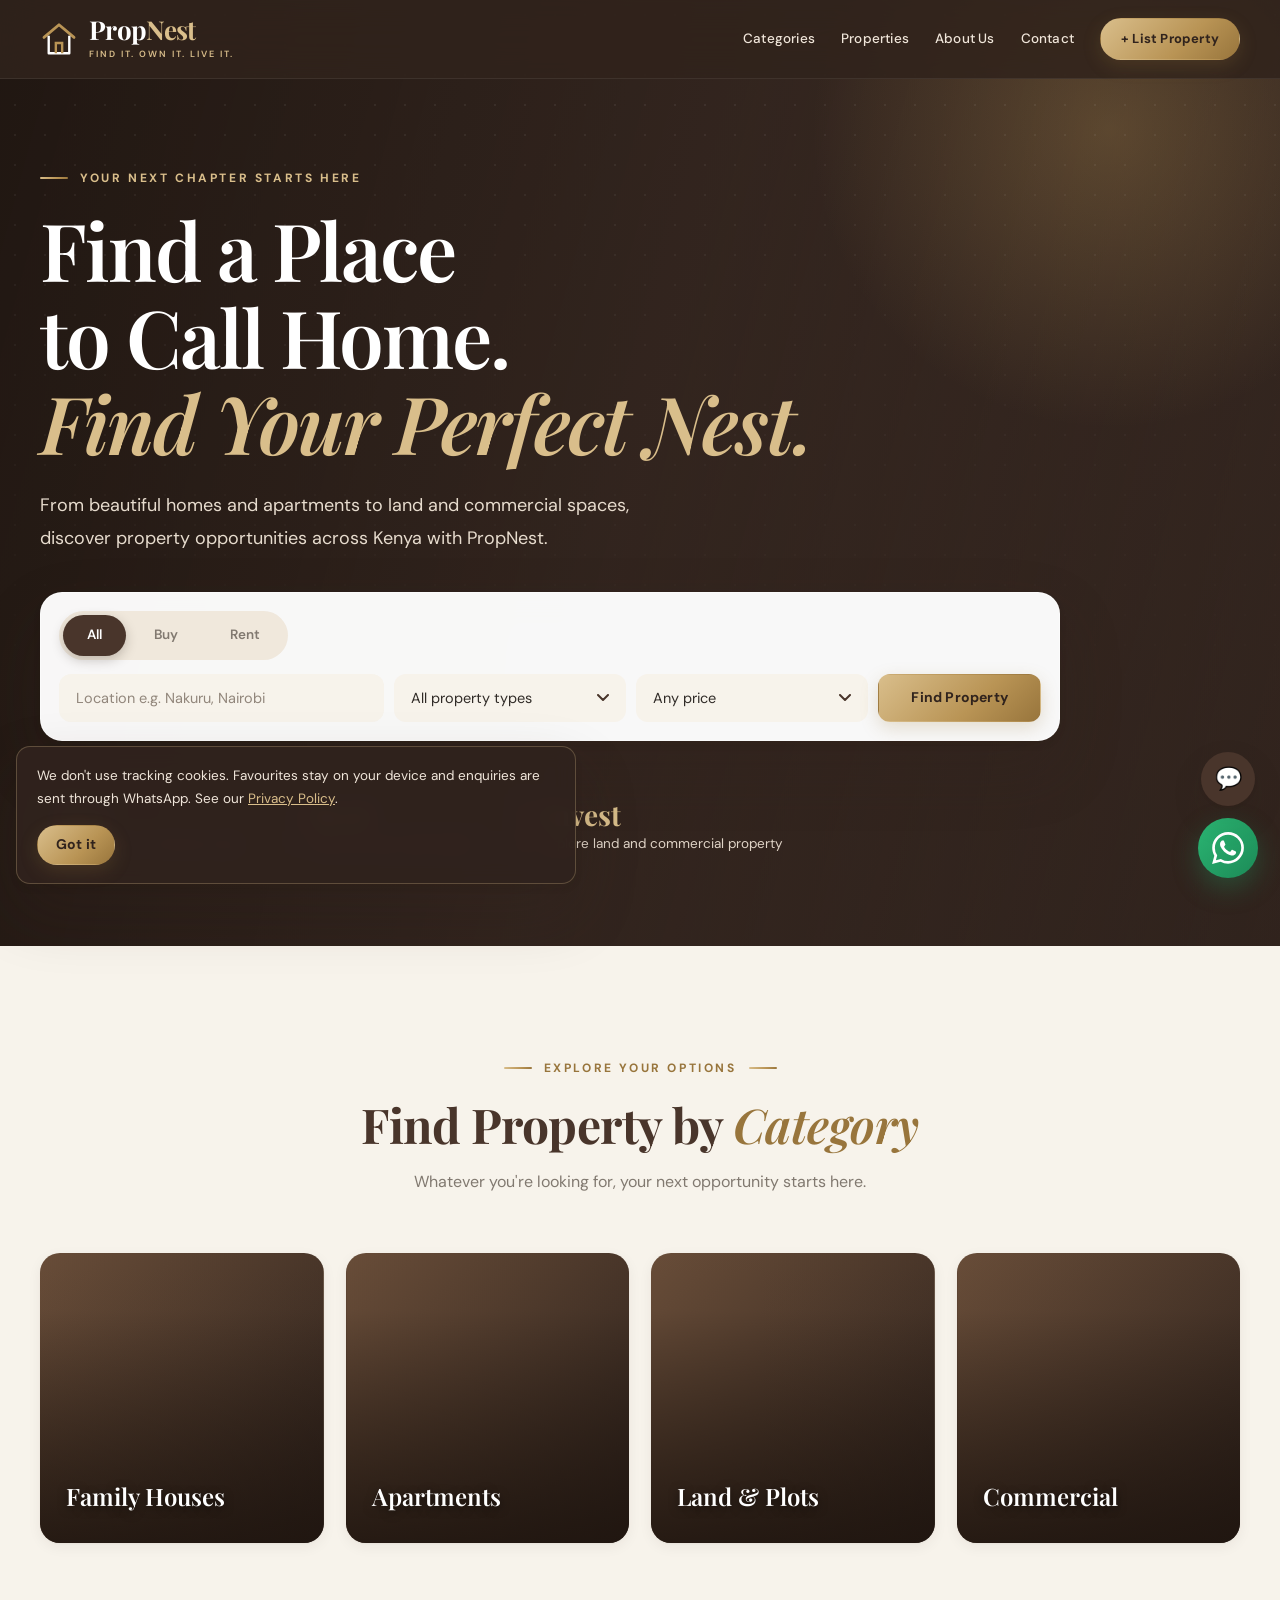
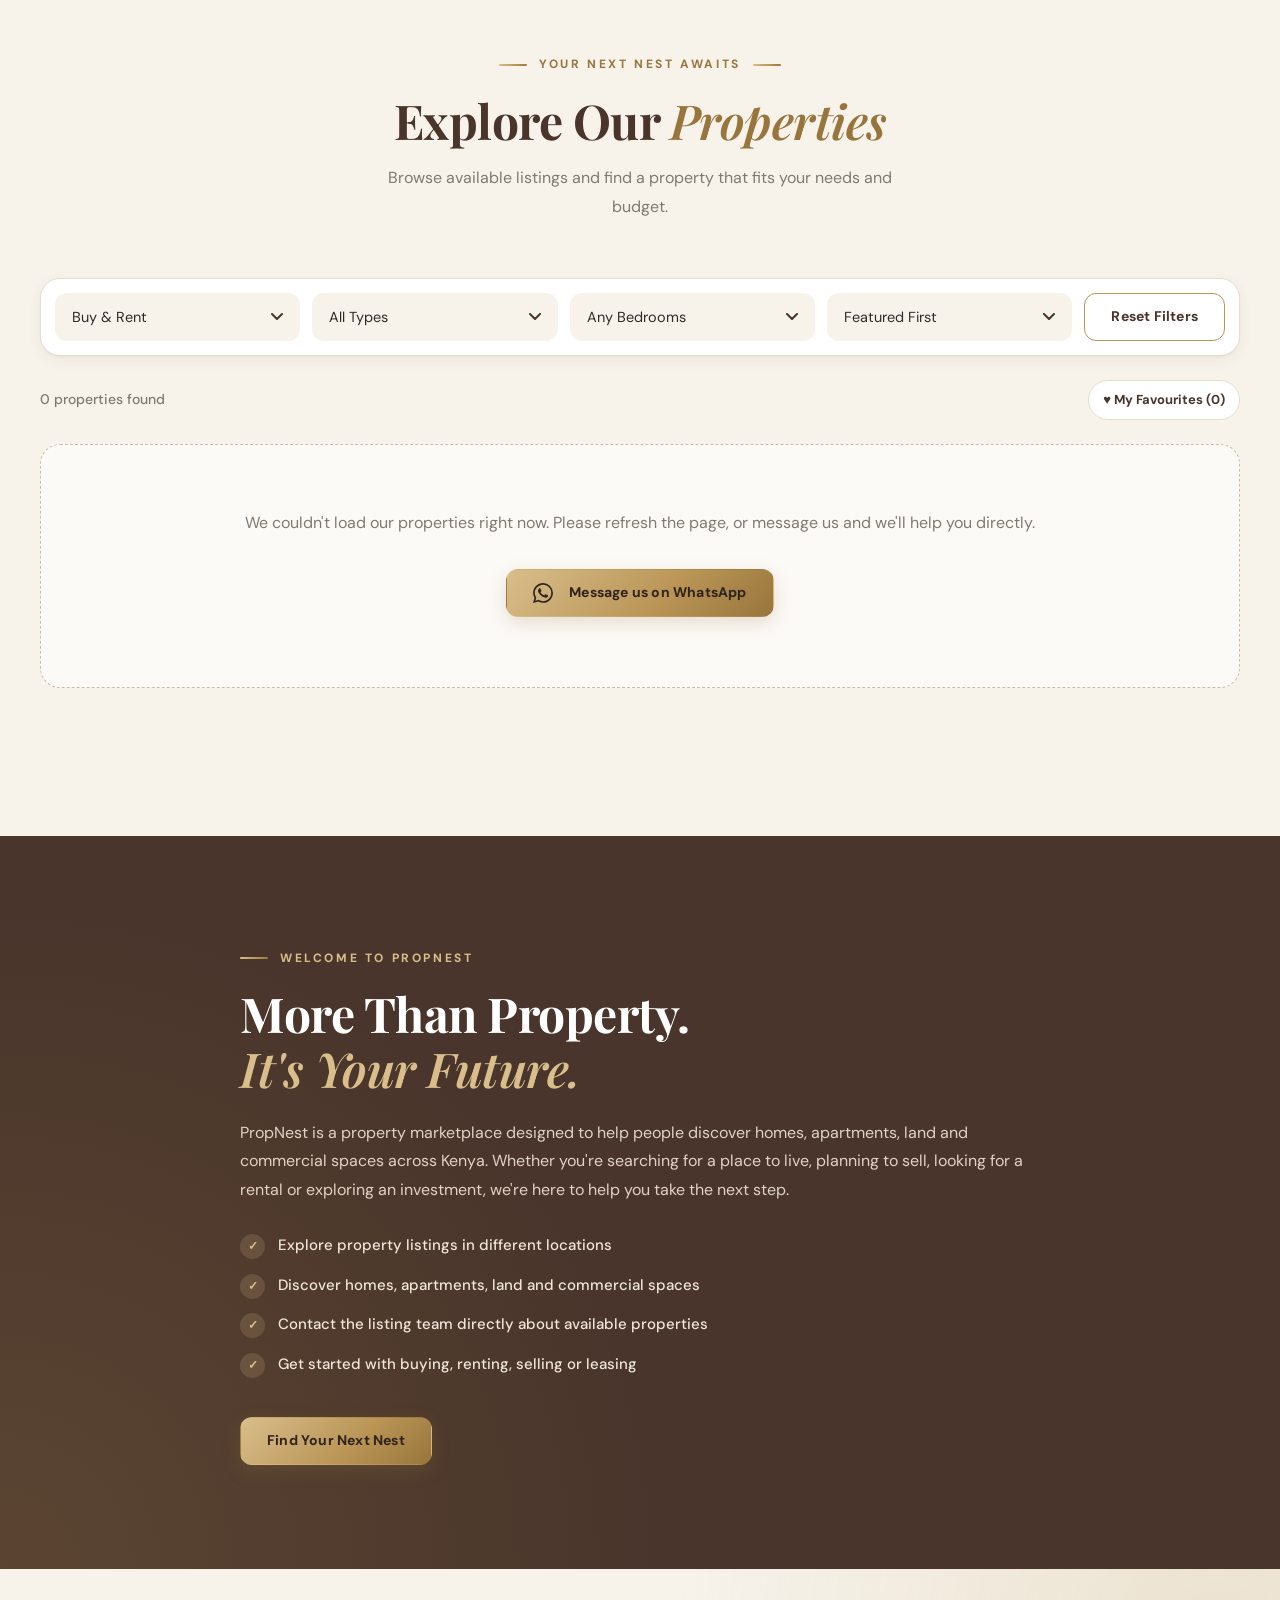
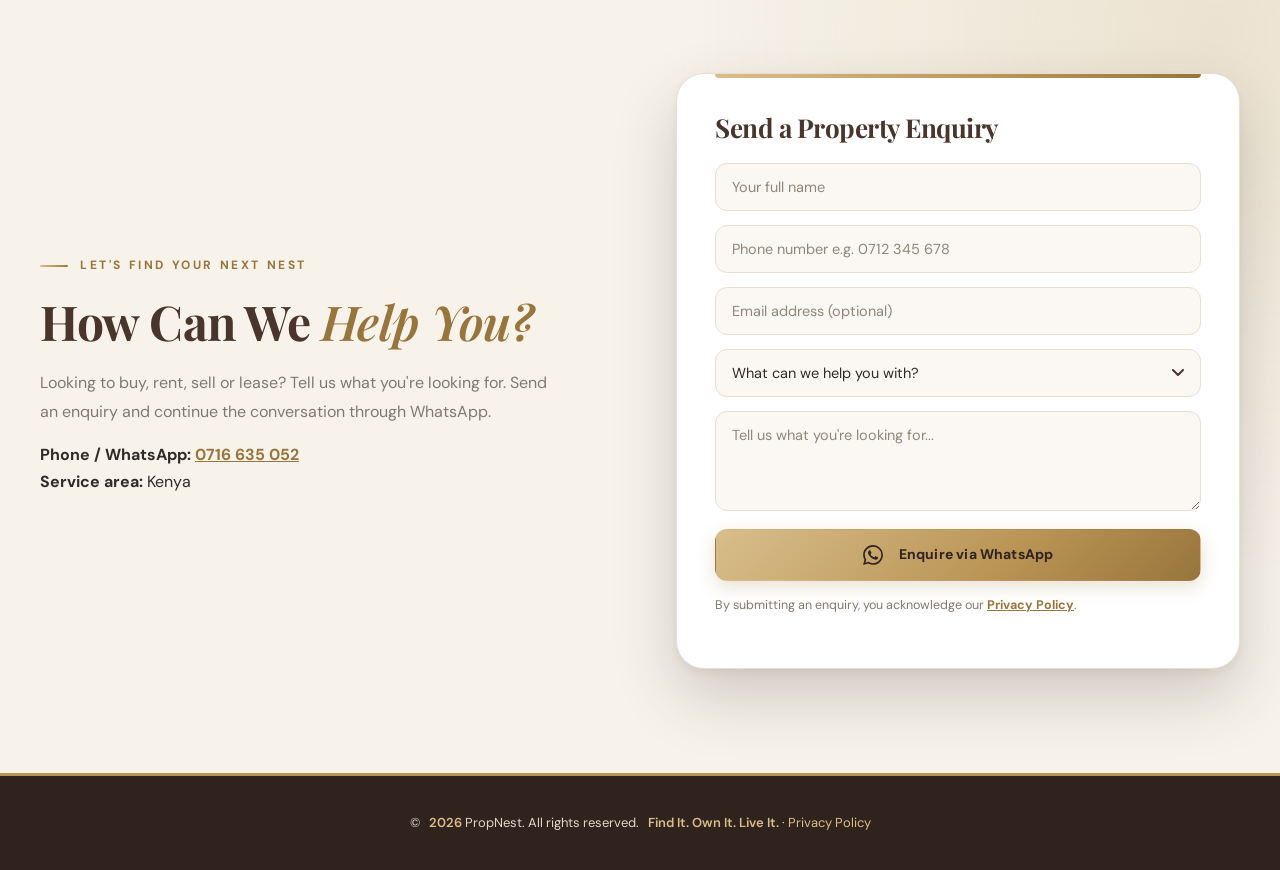
<file: index.html>
<!DOCTYPE html>
<html lang="en">
<head>
  <meta charset="UTF-8">
  <meta name="viewport" content="width=device-width, initial-scale=1">
  <meta name="theme-color" content="#49352B">

  <title>PropNest | Buy, Rent, Sell & Lease Property in Kenya</title>

  <meta name="description" content="Discover homes, apartments, land and commercial properties across Kenya with PropNest. Search properties for sale and rent, or enquire about listing your property.">

  <meta name="robots" content="index,follow">
  <!-- Update the canonical URL after confirming your registered domain. -->
  <link rel="canonical" href="https://propnest.co.ke/">

  <meta property="og:type" content="website">
  <meta property="og:site_name" content="PropNest">
  <meta property="og:title" content="PropNest | Find It. Own It. Live It.">
  <meta property="og:description" content="Find your next home, land or investment property. Buy, rent, sell and lease with PropNest.">
  <meta property="og:url" content="https://propnest.co.ke/">
  <!-- Add your branded social sharing image when available. -->
  <meta property="og:image" content="https://propnest.co.ke/og-image.jpg">
  <meta property="og:locale" content="en_KE">

  <meta name="twitter:card" content="summary_large_image">
  <meta name="twitter:title" content="PropNest | Find It. Own It. Live It.">
  <meta name="twitter:description" content="Explore property opportunities across Kenya with PropNest.">
  <meta name="twitter:image" content="https://propnest.co.ke/og-image.jpg">

  <link rel="icon" href="data:image/svg+xml,%3Csvg xmlns='http://www.w3.org/2000/svg' viewBox='0 0 100 100'%3E%3Crect width='100' height='100' rx='20' fill='%2349352B'/%3E%3Cpath d='M17 47 50 19 83 47' fill='none' stroke='%23B99455' stroke-width='7' stroke-linecap='round' stroke-linejoin='round'/%3E%3Cpath d='M28 43V79H72V43' fill='none' stroke='%23F7F3EB' stroke-width='6' stroke-linejoin='round'/%3E%3Cpath d='M43 79V57H57V79' fill='none' stroke='%23B99455' stroke-width='5'/%3E%3C/svg%3E">

  <link rel="preconnect" href="https://fonts.googleapis.com">
  <link rel="preconnect" href="https://fonts.gstatic.com" crossorigin>
  <link href="https://fonts.googleapis.com/css2?family=DM+Sans:wght@400;500;600;700&family=Playfair+Display:wght@600;700&display=swap" rel="stylesheet">

  <link rel="stylesheet" href="style.css">
</head>

<body>
<header>
  <div class="container nav">
    <a class="brand" href="#home" aria-label="PropNest homepage">
      <span class="brand-mark" aria-hidden="true">
        <svg viewBox="0 0 48 48" width="38" height="38" fill="none">
          <path d="M5 22 24 6 43 22" stroke="#B99455" stroke-width="3.5" stroke-linecap="round" stroke-linejoin="round"/>
          <path d="M11 20V42H37V20" stroke="currentColor" stroke-width="3" stroke-linejoin="round"/>
          <path d="M20 42V29H28V42" stroke="#B99455" stroke-width="3"/>
        </svg>
      </span>
      <span class="brand-copy">
        <span class="brand-name">Prop<span>Nest</span></span>
        <small>FIND IT. OWN IT. LIVE IT.</small>
      </span>
    </a>

    <button id="menu" aria-label="Open navigation menu"
      aria-controls="nav" aria-expanded="false" type="button">☰</button>

    <nav id="nav">
      <a href="#categories">Categories</a>
      <a href="#properties">Properties</a>
      <a href="#about">About Us</a>
      <a href="#team">Our Team</a>
      <a href="#reviews">Reviews</a>
      <a href="#contact">Contact</a>
      <button class="btn" id="listBtn" type="button">+ List Property</button>
    </nav>
  </div>
</header>

<main id="home">

  <!-- HERO -->
  <section class="hero">
    <div class="container">
      <span class="eyebrow">YOUR NEXT CHAPTER STARTS HERE</span>

      <h1>
        Find a Place to Call Home.
        <br>
        <em>Find Your Perfect Nest.</em>
      </h1>

      <p>
        From beautiful homes and apartments to land and commercial spaces,
        discover property opportunities across Kenya with PropNest.
      </p>

      <div class="search">
        <div class="tabs" role="group" aria-label="Property purpose">
          <button class="tab on" data-p="" type="button">All</button>
          <button class="tab" data-p="Sale" type="button">Buy</button>
          <button class="tab" data-p="Rent" type="button">Rent</button>
        </div>

        <form class="sform" id="heroForm">
          <input id="hLoc" name="location"
            placeholder="Location e.g. Nakuru, Nairobi"
            aria-label="Property location">

          <select id="hType" name="type" aria-label="Property type">
            <option value="">All property types</option>
            <option>House</option>
            <option>Apartment</option>
            <option>Land</option>
            <option>Commercial</option>
          </select>

          <select id="hMax" name="maxPrice" aria-label="Maximum price">
            <option value="">Any price</option>
            <option value="1000000">Up to KSh 1M</option>
            <option value="5000000">Up to KSh 5M</option>
            <option value="10000000">Up to KSh 10M</option>
            <option value="20000000">Up to KSh 20M</option>
            <option value="50000000">Up to KSh 50M</option>
          </select>

          <button class="btn" type="submit">Find Property</button>
        </form>
      </div>

      <div class="stats">
        <div>
          <b>Buy</b>
          <span>Find a place to call your own</span>
        </div>
        <div>
          <b>Rent</b>
          <span>Discover your next home</span>
        </div>
        <div>
          <b>Invest</b>
          <span>Explore land and commercial property</span>
        </div>
      </div>
    </div>
  </section>

  <!-- CATEGORIES -->
  <section id="categories">
    <div class="container">
      <div class="head">
        <span class="eyebrow">EXPLORE YOUR OPTIONS</span>
        <h2>Find Property by <em>Category</em></h2>
        <p>Whatever you're looking for, your next opportunity starts here.</p>
      </div>
      <div class="cats" id="cats"></div>
    </div>
  </section>

  <!-- PROPERTY LISTINGS -->
  <section id="properties" style="padding-top:0">
    <div class="container">
      <div class="head">
        <span class="eyebrow">YOUR NEXT NEST AWAITS</span>
        <h2>Explore Our <em>Properties</em></h2>
        <p>Browse available listings and find a property that fits your needs and budget.</p>
      </div>

      <div class="toolbar">
        <select id="fPurpose" aria-label="Filter by purpose">
          <option value="">Buy & Rent</option>
          <option value="Sale">For Sale</option>
          <option value="Rent">For Rent</option>
        </select>

        <select id="fType" aria-label="Filter by property type">
          <option value="">All Types</option>
          <option>House</option>
          <option>Apartment</option>
          <option>Land</option>
          <option>Commercial</option>
        </select>

        <select id="fBeds" aria-label="Filter by bedrooms">
          <option value="0">Any Bedrooms</option>
          <option value="1">1+ Bedrooms</option>
          <option value="2">2+ Bedrooms</option>
          <option value="3">3+ Bedrooms</option>
          <option value="4">4+ Bedrooms</option>
        </select>

        <select id="fSort" aria-label="Sort properties">
          <option value="feat">Featured First</option>
          <option value="low">Price: Low to High</option>
          <option value="high">Price: High to Low</option>
          <option value="new">Newest First</option>
        </select>

        <button class="btn outline" id="reset" type="button">Reset Filters</button>
      </div>

      <div class="line">
        <span id="count" aria-live="polite"></span>
        <button class="link" id="favBtn" type="button">
          ♥ My Favourites (<span id="favN">0</span>)
        </button>
      </div>

      <div class="grid" id="grid"></div>
      <div class="empty" id="empty" hidden></div>

      <div class="center">
        <button class="btn outline" id="more" type="button">
          View More Properties
        </button>
      </div>
    </div>
  </section>

  <!-- ABOUT -->
  <section class="about" id="about">
    <div class="container">
      <img id="aboutImg" alt="PropNest property or office"
        loading="lazy" hidden>

      <div>
        <span class="eyebrow">WELCOME TO PROPNEST</span>
        <h2>More Than Property.<br><em>It's Your Future.</em></h2>

        <p id="aboutText">
          PropNest is a property marketplace designed to help people discover
          homes, apartments, land and commercial spaces across Kenya.
          Whether you're searching for a place to live, planning to sell,
          looking for a rental or exploring an investment, we're here to help
          you take the next step.
        </p>

        <ul>
          <li>Explore property listings in different locations</li>
          <li>Discover homes, apartments, land and commercial spaces</li>
          <li>Contact the listing team directly about available properties</li>
          <li>Get started with buying, renting, selling or leasing</li>
        </ul>

        <a href="#contact" class="btn"
          style="text-decoration:none;display:inline-block">
          Find Your Next Nest
        </a>
      </div>
    </div>
  </section>

  <!-- TEAM: shown when configured -->
  <section id="team" class="team" hidden>
    <div class="container">
      <div class="head">
        <span class="eyebrow">THE PEOPLE BEHIND PROPNEST</span>
        <h2>Meet Our <em>Team</em></h2>
      </div>
      <div class="teamgrid" id="teamGrid"></div>
    </div>
  </section>

  <!-- REVIEWS: shown when configured -->
  <section id="reviews" class="reviews" hidden>
    <div class="container">
      <div class="head">
        <span class="eyebrow">YOUR EXPERIENCE MATTERS</span>
        <h2>What Our <em>Clients Say</em></h2>
      </div>
      <div class="revgrid" id="revGrid"></div>
    </div>
  </section>

  <!-- CONTACT -->
  <section class="contact" id="contact">
    <div class="container">
      <div>
        <span class="eyebrow">LET'S FIND YOUR NEXT NEST</span>
        <h2>How Can We <em>Help You?</em></h2>

        <p>
          Looking to buy, rent, sell or lease? Tell us what you're looking for.
          Send an enquiry and continue the conversation through WhatsApp.
        </p>

        <div id="contactInfo" style="margin-top:14px"></div>
      </div>

      <form class="cf" id="cf">
        <h3>Send a Property Enquiry</h3>

        <input name="website" class="hp" tabindex="-1"
          autocomplete="off" aria-hidden="true">

        <input name="name" placeholder="Your full name"
          required maxlength="100" autocomplete="name">

        <input name="phone" type="tel"
          placeholder="Phone number e.g. 0712 345 678"
          required maxlength="25" autocomplete="tel">

        <input name="email" type="email"
          placeholder="Email address (optional)"
          maxlength="120" autocomplete="email">

        <select name="interest" required>
          <option value="">What can we help you with?</option>
          <option>Buying a property</option>
          <option>Renting a property</option>
          <option>Selling a property</option>
          <option>Leasing my property</option>
          <option>Land or investment</option>
          <option>Commercial property</option>
          <option>Listing a property</option>
        </select>

        <textarea name="msg" rows="3"
          placeholder="Tell us what you're looking for..."
          maxlength="500"></textarea>

        <button class="btn" type="submit">Enquire via WhatsApp</button>

        <small style="color:var(--mut)">
          By submitting an enquiry, you acknowledge our
          <a href="#privacy" data-privacy>Privacy Policy</a>.
        </small>

        <small id="cfMsg" role="status" aria-live="polite"
          style="color:var(--mut)"></small>
      </form>
    </div>
  </section>

</main>

<footer>
  © <span id="yr"></span> PropNest. All rights reserved.
  <span>Find It. Own It. Live It.</span>
  · <a href="#privacy" data-privacy>Privacy Policy</a>
</footer>

<!-- EXISTING MODAL -->
<div class="modal" id="modal" role="dialog"
  aria-modal="true" aria-labelledby="mT" hidden>
  <div class="mbox">
    <button class="mx" id="mX" aria-label="Close dialog"
      type="button">✕</button>
    <div id="mBody"></div>
  </div>
</div>

<!-- COOKIE / PRIVACY NOTICE -->
<div class="cookie" id="cookie" role="region"
  aria-label="Privacy notice" hidden></div>

<!-- Keep these files if they exist in your project. -->
<script src="config.js"></script>
<script src="db.js"></script>
<script src="analytics.js"></script>
<script src="script.js"></script>
<script src="details.js"></script>
<script src="extras.js"></script>

</body>
</html>
</file>
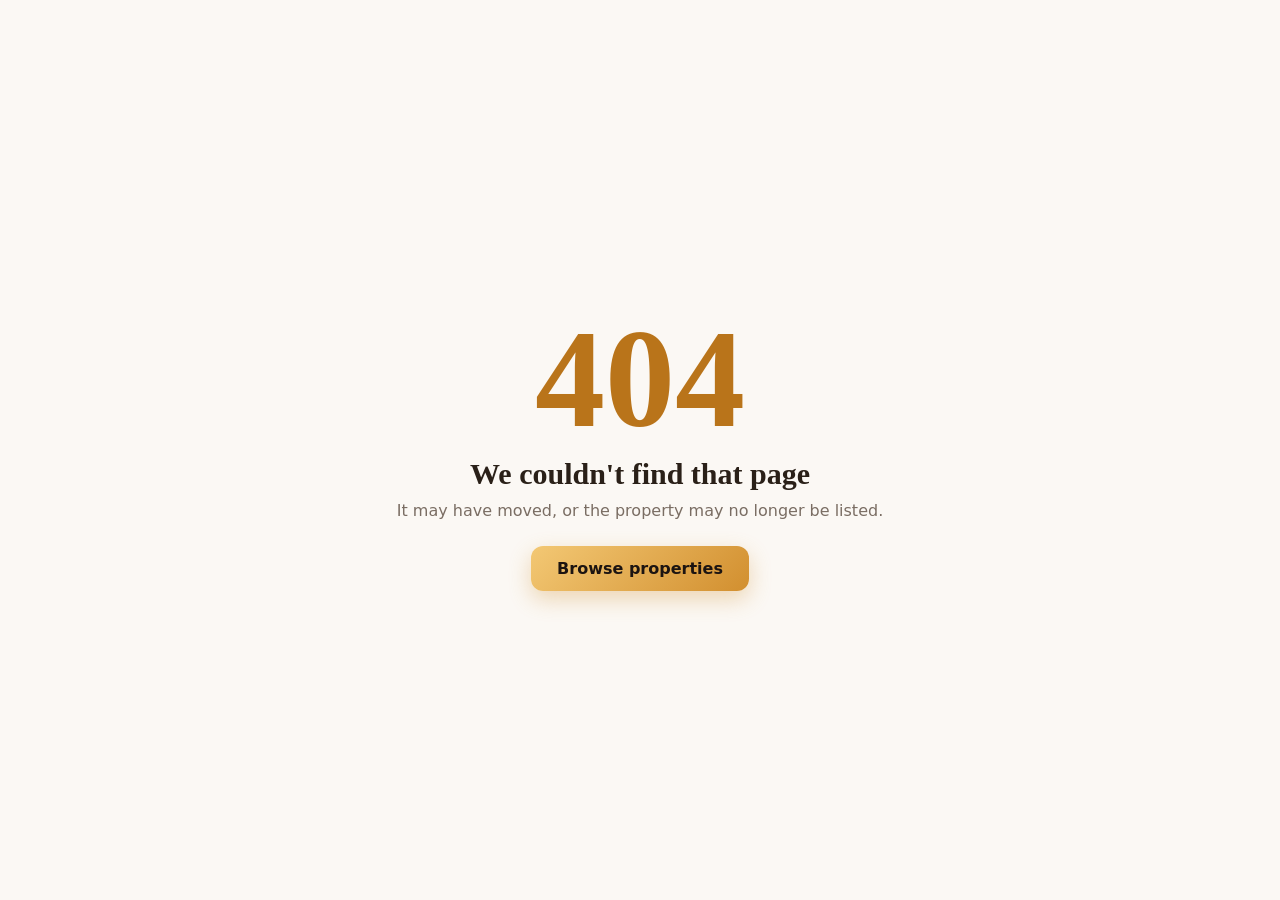
<file: 404 (1).html>
<!DOCTYPE html>
<html lang="en">
<head>
<meta charset="UTF-8">
<meta name="viewport" content="width=device-width, initial-scale=1">
<meta name="robots" content="noindex">
<title>Page not found | Senator Kondo Properties</title>
<style>
*{box-sizing:border-box;margin:0}
body{font-family:system-ui,-apple-system,"Segoe UI",Roboto,sans-serif;background:#fbf8f4;color:#2a2018;min-height:100vh;display:grid;place-items:center;text-align:center;padding:24px}
h1{font-family:Georgia,"Times New Roman",serif;font-size:clamp(70px,18vw,140px);line-height:1;color:#b9741a}
h2{font-family:Georgia,"Times New Roman",serif;font-size:clamp(22px,5vw,30px);margin:8px 0}
p{color:#7a6d63;margin:10px 0 26px}
a{display:inline-block;background:linear-gradient(135deg,#f3c874,#d28f2f);color:#1c1411;text-decoration:none;font-weight:700;padding:13px 26px;border-radius:12px;box-shadow:0 8px 22px #d28f2f55}
</style>
<script>
// A property page that isn't built yet (new listing) or was removed: go to the home page, which opens it if it exists.
(function(){var m=location.pathname.match(/^(.*)\/property\/(\d+)(?:-[^\/]*)?\/?$/);if(m)location.replace((m[1]||"")+"/#listing-"+m[2]);})();
</script>
</head>
<body>
<main>
  <h1>404</h1>
  <h2>We couldn't find that page</h2>
  <p>It may have moved, or the property may no longer be listed.</p>
  <a href="/">Browse properties</a>
</main>
</body>
</html>
</file>
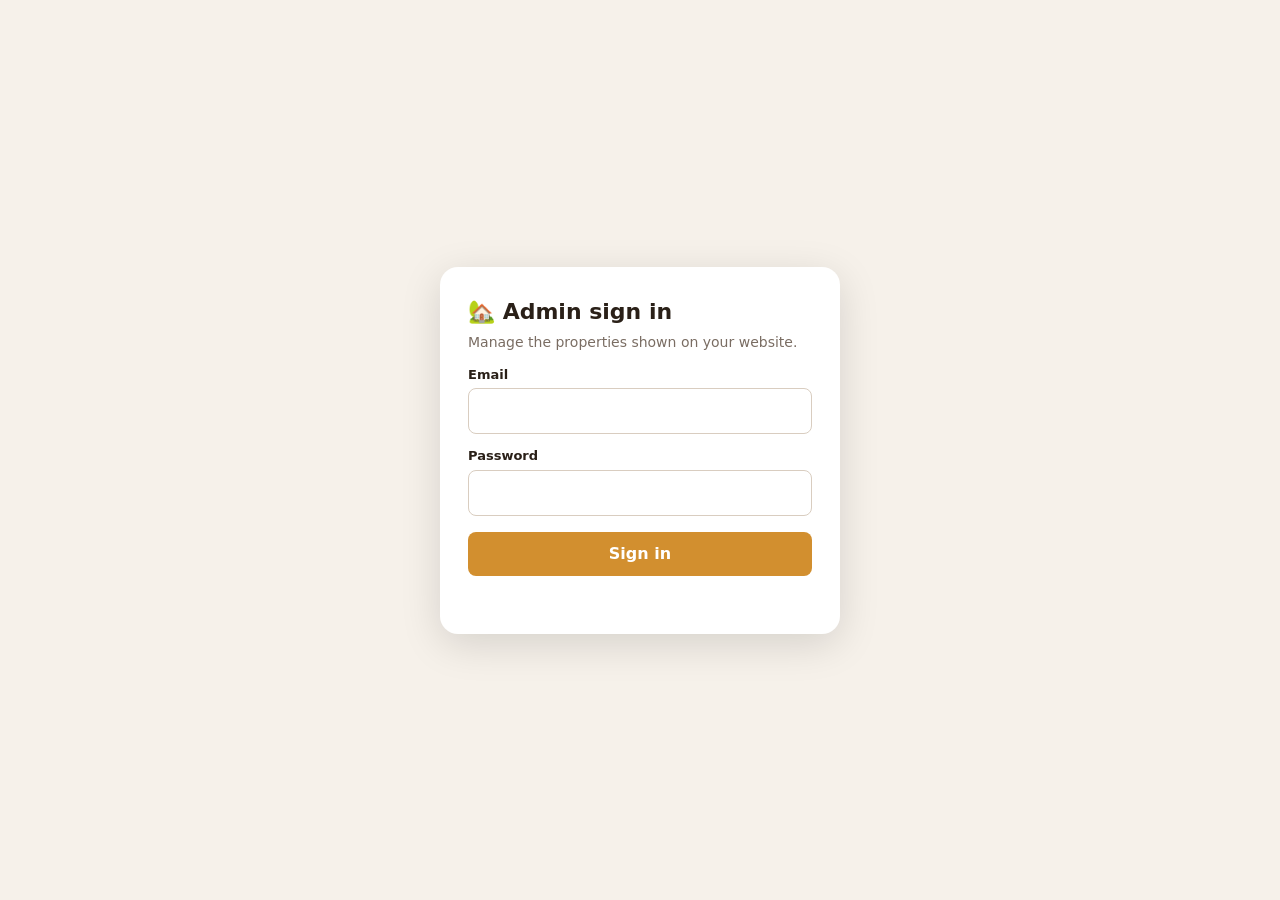
<file: admin.html>
<!DOCTYPE html>
<html lang="en">
<head>
<meta charset="UTF-8">
<meta name="viewport" content="width=device-width, initial-scale=1">
<meta name="robots" content="noindex,nofollow">
<title>Admin | Listings</title>
<style>
:root{--brown:#1c1411;--gold:#d28f2f;--bg:#f6f1ea;--mut:#7a6d63;--red:#b83b3b;--green:#2f8f5b}
*{box-sizing:border-box;margin:0}
body{font-family:system-ui,-apple-system,"Segoe UI",Roboto,sans-serif;background:var(--bg);color:#2a2018;line-height:1.5}
[hidden]{display:none!important}
button,input,select,textarea{font:inherit}
button{cursor:pointer}
input,select,textarea{width:100%;padding:10px;border:1px solid #d9cdc0;border-radius:8px;background:#fff}
input:focus,select:focus,textarea:focus{outline:2px solid var(--gold);border-color:transparent}
label{display:block;font-size:13px;font-weight:600;margin:12px 0 4px}
.b{background:var(--gold);color:#fff;border:0;border-radius:8px;padding:10px 16px;font-weight:700}
.b:disabled{opacity:.55;cursor:wait}
.b.o{background:none;border:2px solid var(--gold);color:var(--brown)}
.b.d{background:var(--red)}
.b.s{padding:6px 11px;font-size:13px}
/* login */
.login{min-height:100vh;display:grid;place-items:center;padding:20px}
.login form{background:#fff;border-radius:18px;padding:28px;width:min(400px,100%);box-shadow:0 10px 40px #0002}
.login h1{font-size:22px;margin-bottom:4px}
.login p{color:var(--mut);font-size:14px;margin-bottom:6px}
.err{color:var(--red);font-size:14px;margin-top:10px;min-height:20px}
/* app */
header{background:var(--brown);color:#fff;padding:12px 18px;display:flex;flex-wrap:wrap;gap:10px;align-items:center;justify-content:space-between;position:sticky;top:0;z-index:5}
header h1{font-size:17px}
header .r{display:flex;gap:10px;align-items:center;flex-wrap:wrap;font-size:13px}
header .b.o{color:#fff;border-color:#ffffff88}
header a{color:#f3c874}
.wrap{max-width:1000px;margin:auto;padding:18px}
.stats{display:grid;grid-template-columns:repeat(4,1fr);gap:10px;margin-bottom:14px}
.stat{background:#fff;border-radius:12px;padding:12px;text-align:center}
.stat b{display:block;font-size:24px}
.stat span{font-size:12px;color:var(--mut)}
.bar{display:flex;gap:10px;flex-wrap:wrap;margin-bottom:12px}
.bar input{flex:1;min-width:180px}.bar select{width:auto}
.item{background:#fff;border-radius:14px;padding:10px;margin-bottom:10px;display:flex;gap:12px;align-items:center;flex-wrap:wrap;box-shadow:0 2px 8px #0001}
.item .th{width:84px;height:62px;border-radius:8px;object-fit:cover;background:#e8dccd;flex:none;display:grid;place-items:center;font-size:22px}
.item .t{flex:1;min-width:180px}
.item .t b{display:block}
.item .t small{color:var(--mut)}
.acts{display:flex;gap:6px;flex-wrap:wrap}
.badge{display:inline-block;font-size:11px;font-weight:700;border-radius:10px;padding:1px 9px;margin:3px 4px 0 0;background:#eee5db}
.badge.g{background:#d8f0e3;color:var(--green)}.badge.r{background:#f6dcdc;color:var(--red)}.badge.y{background:#fdeccd;color:#9a6a12}
.empty{text-align:center;color:var(--mut);padding:40px 10px}
/* editor */
.ed{position:fixed;inset:0;background:rgba(18,12,9,.6);z-index:20;overflow-y:auto;padding:16px}
.ed form{background:#fff;border-radius:16px;max-width:680px;margin:0 auto;padding:20px}
.ed h2{font-size:20px}
.row{display:grid;grid-template-columns:1fr 1fr;gap:10px}
.chk{display:flex;gap:8px;align-items:center;font-weight:600;font-size:14px;margin:12px 0 0}
.chk input{width:auto}
.photos{display:flex;flex-wrap:wrap;gap:10px;margin-top:10px}
.ph{width:118px;font-size:12px;text-align:center}
.ph img{width:118px;height:86px;object-fit:cover;border-radius:8px;display:block;margin-bottom:4px}
.ph button{padding:3px 8px;font-size:12px;margin:1px;border:1px solid #d9cdc0;background:#fff;border-radius:6px}
.hint{font-size:12px;color:var(--mut);margin-top:4px}
.tabs{display:flex;gap:6px;background:#2a1f1a;padding:0 14px;overflow-x:auto}
.tabs button{background:none;border:0;color:#cbbcae;padding:12px 16px;font-weight:700;border-bottom:3px solid transparent}
.tabs button.on{color:#fff;border-bottom-color:var(--gold)}
.sec-h{display:flex;justify-content:space-between;align-items:center;gap:10px;margin-bottom:12px}
.sec-h p{color:var(--mut);font-size:14px}
.pv{width:96px;height:96px;border-radius:50%;object-fit:cover;background:#e8dccd;display:block;margin:8px 0}
.card2{background:#fff;border-radius:14px;padding:18px;box-shadow:0 2px 8px #0001}
.card2 h2{font-size:17px;margin:18px 0 2px}.card2 h2:first-of-type{margin-top:0}
.slots{display:grid;grid-template-columns:repeat(auto-fill,minmax(170px,1fr));gap:12px;margin-top:10px}
.slot{background:#faf6f1;border-radius:10px;padding:10px;font-size:13px}
.slot .sp{width:100%;height:100px;object-fit:cover;border-radius:8px;display:grid;place-items:center;background:#e8dccd;color:var(--mut);margin:6px 0}
.slot input[type=file]{padding:4px;font-size:12px}
.toast{position:fixed;bottom:18px;left:50%;transform:translateX(-50%);background:#1c1411;color:#fff;padding:11px 18px;border-radius:10px;z-index:50;max-width:92vw;text-align:center}
.toast.bad{background:var(--red)}
@media(max-width:640px){.stats{grid-template-columns:1fr 1fr}.row{grid-template-columns:1fr}}
</style>
</head>
<body>

<div class="login" id="login">
  <form id="loginForm">
    <h1>🏡 Admin sign in</h1>
    <p>Manage the properties shown on your website.</p>
    <label for="lEmail">Email</label><input id="lEmail" type="email" autocomplete="username" required>
    <label for="lPass">Password</label><input id="lPass" type="password" autocomplete="current-password" required>
    <button class="b" id="lBtn" style="width:100%;margin-top:16px">Sign in</button>
    <div class="err" id="lErr" role="alert"></div>
  </form>
</div>

<div id="app" hidden>
  <header>
    <h1>🏡 Listings</h1>
    <div class="r"><span id="who"></span><a href="./" target="_blank" rel="noopener">View site ↗</a><button class="b o s" id="logout">Sign out</button></div>
  </header>
  <div class="tabs" id="tabs"><button class="on" data-tab="listings">Properties</button><button data-tab="team">Team</button><button data-tab="reviews">Client reviews</button><button data-tab="site">Site settings</button></div>
  <div class="wrap" id="v-listings">
    <div class="stats">
      <div class="stat"><b id="sTotal">0</b><span>Total</span></div>
      <div class="stat"><b id="sLive">0</b><span>Live on site</span></div>
      <div class="stat"><b id="sAvail">0</b><span>Available</span></div>
      <div class="stat"><b id="sDraft">0</b><span>Drafts (hidden)</span></div>
    </div>
    <div class="bar">
      <input id="q" type="search" placeholder="Search title or location…" aria-label="Search">
      <select id="fs" aria-label="Filter"><option value="">All</option><option value="available">Available</option><option value="reserved">Reserved</option><option value="sold">Sold</option><option value="let">Let</option><option value="draft">Drafts</option></select>
      <button class="b" id="add">+ Add listing</button>
    </div>
    <div id="list"></div>
  </div>
  <div class="wrap" id="v-team" hidden>
    <div class="sec-h"><p>People shown in “Meet Our Team”. The section stays hidden until you add someone.</p><button class="b" data-add="team">+ Add person</button></div>
    <div id="teamList"></div>
  </div>
  <div class="wrap" id="v-reviews" hidden>
    <div class="sec-h"><p>Genuine client reviews shown on your site. Only add reviews you have permission to publish.</p><button class="b" data-add="reviews">+ Add review</button></div>
    <div id="reviewList"></div>
  </div>
  <div class="wrap" id="v-site" hidden>
    <form id="siteForm" class="card2" novalidate>
      <div id="siteWarn"></div>
      <h2>Contact details</h2><p class="hint">Shown in the Contact section and used for call / WhatsApp buttons. Leave blank to keep the default from config.js.</p>
      <div class="row"><div><label for="s_phone">Phone (as shown)</label><input id="s_phone" maxlength="30" placeholder="0712 345 678"></div><div><label for="s_whatsapp">Main WhatsApp number</label><input id="s_whatsapp" maxlength="20" placeholder="0712345678" inputmode="tel"></div></div>
      <div class="row"><div><label for="s_helper">WhatsApp number for the chat assistant's agent handover</label><input id="s_helper" maxlength="20" placeholder="0110922252" inputmode="tel"></div><div><label for="s_email">Email</label><input id="s_email" type="email" maxlength="120"></div></div>
      <label for="s_address">Office address</label><input id="s_address" maxlength="200" placeholder="e.g. Kenyatta Avenue, Nakuru">
      <label for="s_hours">Opening hours</label><input id="s_hours" maxlength="120" placeholder="e.g. Mon–Sat, 8:00am – 6:00pm">
      <h2>Social media</h2><p class="hint">Full links starting with https://. Empty ones are hidden.</p>
      <div class="row"><div><label for="s_facebook">Facebook</label><input id="s_facebook" maxlength="250"></div><div><label for="s_instagram">Instagram</label><input id="s_instagram" maxlength="250"></div></div>
      <div class="row"><div><label for="s_tiktok">TikTok</label><input id="s_tiktok" maxlength="250"></div><div><label for="s_x">X (Twitter)</label><input id="s_x" maxlength="250"></div></div>
      <label for="s_youtube">YouTube</label><input id="s_youtube" maxlength="250">
      <h2>About us</h2>
      <label for="s_about">About text</label><textarea id="s_about" rows="4" maxlength="700" placeholder="A few sentences about your agency, in your own words."></textarea>
      <h2>Photos</h2><p class="hint">Use your own real photos (your office, team or properties). Until you add them, the site uses plain colours instead of stock pictures.</p>
      <div class="slots" id="siteImgs"></div>
      <div class="err" id="siteErr" role="alert"></div>
      <div style="display:flex;gap:10px;margin-top:14px;flex-wrap:wrap"><button class="b" id="siteSave" type="submit">Save settings</button><button class="b o" id="siteDiscard" type="button">Discard changes</button></div>
    </form>
  </div>
</div>

<div class="ed" id="ed" hidden>
  <form id="f" novalidate>
    <h2 id="edTitle">Add listing</h2>
    <label for="title">Title *</label><input id="title" maxlength="120" placeholder="e.g. 3-Bedroom Bungalow in Milimani">
    <div class="row">
      <div><label for="type">Type *</label><select id="type"><option>House</option><option>Apartment</option><option>Land</option><option>Commercial</option></select></div>
      <div><label for="purpose">For *</label><select id="purpose"><option value="Sale">Sale</option><option value="Rent">Rent</option></select></div>
    </div>
    <label for="loc">Location *</label><input id="loc" maxlength="150" placeholder="e.g. Karen, Nairobi">
    <div class="row">
      <div><label for="price">Price (KSh) *</label><input id="price" type="number" min="0" step="any" inputmode="numeric"><div class="hint">Per month if the property is for rent.</div></div>
      <div><label for="beds">Bedrooms</label><input id="beds" type="number" min="0" max="50" value="0"></div>
    </div>
    <div class="row">
      <div><label for="size">Size</label><input id="size" maxlength="60" placeholder="e.g. 0.25 acre or 120 m²"></div>
      <div><label for="status">Status</label><select id="status"><option value="available">Available</option><option value="reserved">Reserved</option><option value="sold">Sold</option><option value="let">Let</option></select></div>
    </div>
    <label for="desc">Description</label><textarea id="desc" rows="4" maxlength="2000" placeholder="Describe the property honestly: condition, surroundings, what's included."></textarea>
    <label for="amen">Features <span class="hint">(one per line)</span></label><textarea id="amen" rows="4" placeholder="Borehole&#10;Parking for 2 cars&#10;24-hour security"></textarea>

    <label>Photos <span class="hint">(real photos of this property, first one is the cover, max 12)</span></label>
    <input type="file" id="files" accept="image/*" multiple>
    <div class="hint" id="upMsg"></div>
    <div class="photos" id="photos"></div>

    <label class="chk"><input type="checkbox" id="featured"> Featured (shown first)</label>
    <label class="chk"><input type="checkbox" id="published"> Published (visible on the website)</label>
    <div class="hint">Untick “Published” to keep it as a hidden draft.</div>

    <div class="err" id="fErr" role="alert"></div>
    <div style="display:flex;gap:10px;margin-top:14px;flex-wrap:wrap">
      <button class="b" id="save" type="submit">Save listing</button>
      <button class="b o" id="cancel" type="button">Cancel</button>
    </div>
  </form>
</div>

<div class="ed" id="ed2" hidden>
  <form id="f2" novalidate>
    <h2 id="ed2Title">Add</h2>
    <div id="g-team">
      <label for="t_name">Name *</label><input id="t_name" maxlength="100">
      <label for="t_role">Role</label><input id="t_role" maxlength="100" placeholder="e.g. Principal Agent">
      <label for="t_phone">WhatsApp number</label><input id="t_phone" maxlength="20" placeholder="e.g. 0712345678" inputmode="tel">
      <label for="t_bio">Short bio</label><textarea id="t_bio" rows="3" maxlength="400"></textarea>
      <label>Photo <span class="hint">(optional, a clear face photo works best)</span></label>
      <img class="pv" id="t_prev" alt="" hidden>
      <input type="file" id="t_file" accept="image/*">
      <button type="button" class="b o s" id="t_rm" style="margin-top:6px" hidden>Remove photo</button>
    </div>
    <div id="g-reviews">
      <label for="r_name">Client name *</label><input id="r_name" maxlength="100" placeholder="e.g. Jane M.">
      <label for="r_detail">What they bought or rented</label><input id="r_detail" maxlength="100" placeholder="e.g. Bought a home in Karen">
      <label for="r_rating">Rating</label><select id="r_rating"><option value="5">★★★★★ (5)</option><option value="4">★★★★☆ (4)</option><option value="3">★★★☆☆ (3)</option></select>
      <label for="r_quote">Review *</label><textarea id="r_quote" rows="4" maxlength="600"></textarea>
      <label class="chk"><input type="checkbox" id="r_ok"> This is a genuine review and I have the client's permission to publish it.</label>
    </div>
    <div class="row"><div><label for="sort2">Display order</label><input id="sort2" type="number" value="0"><div class="hint">Lower numbers show first.</div></div></div>
    <label class="chk"><input type="checkbox" id="pub2"> Published (visible on the website)</label>
    <div class="err" id="f2Err" role="alert"></div>
    <div style="display:flex;gap:10px;margin-top:14px;flex-wrap:wrap"><button class="b" id="save2" type="submit">Save</button><button class="b o" id="cancel2" type="button">Cancel</button></div>
  </form>
</div>

<div class="toast" id="toast" hidden></div>
<script src="config.js"></script>
<script src="db.js"></script>
<script src="admin.js"></script>
</body>
</html>
</file>
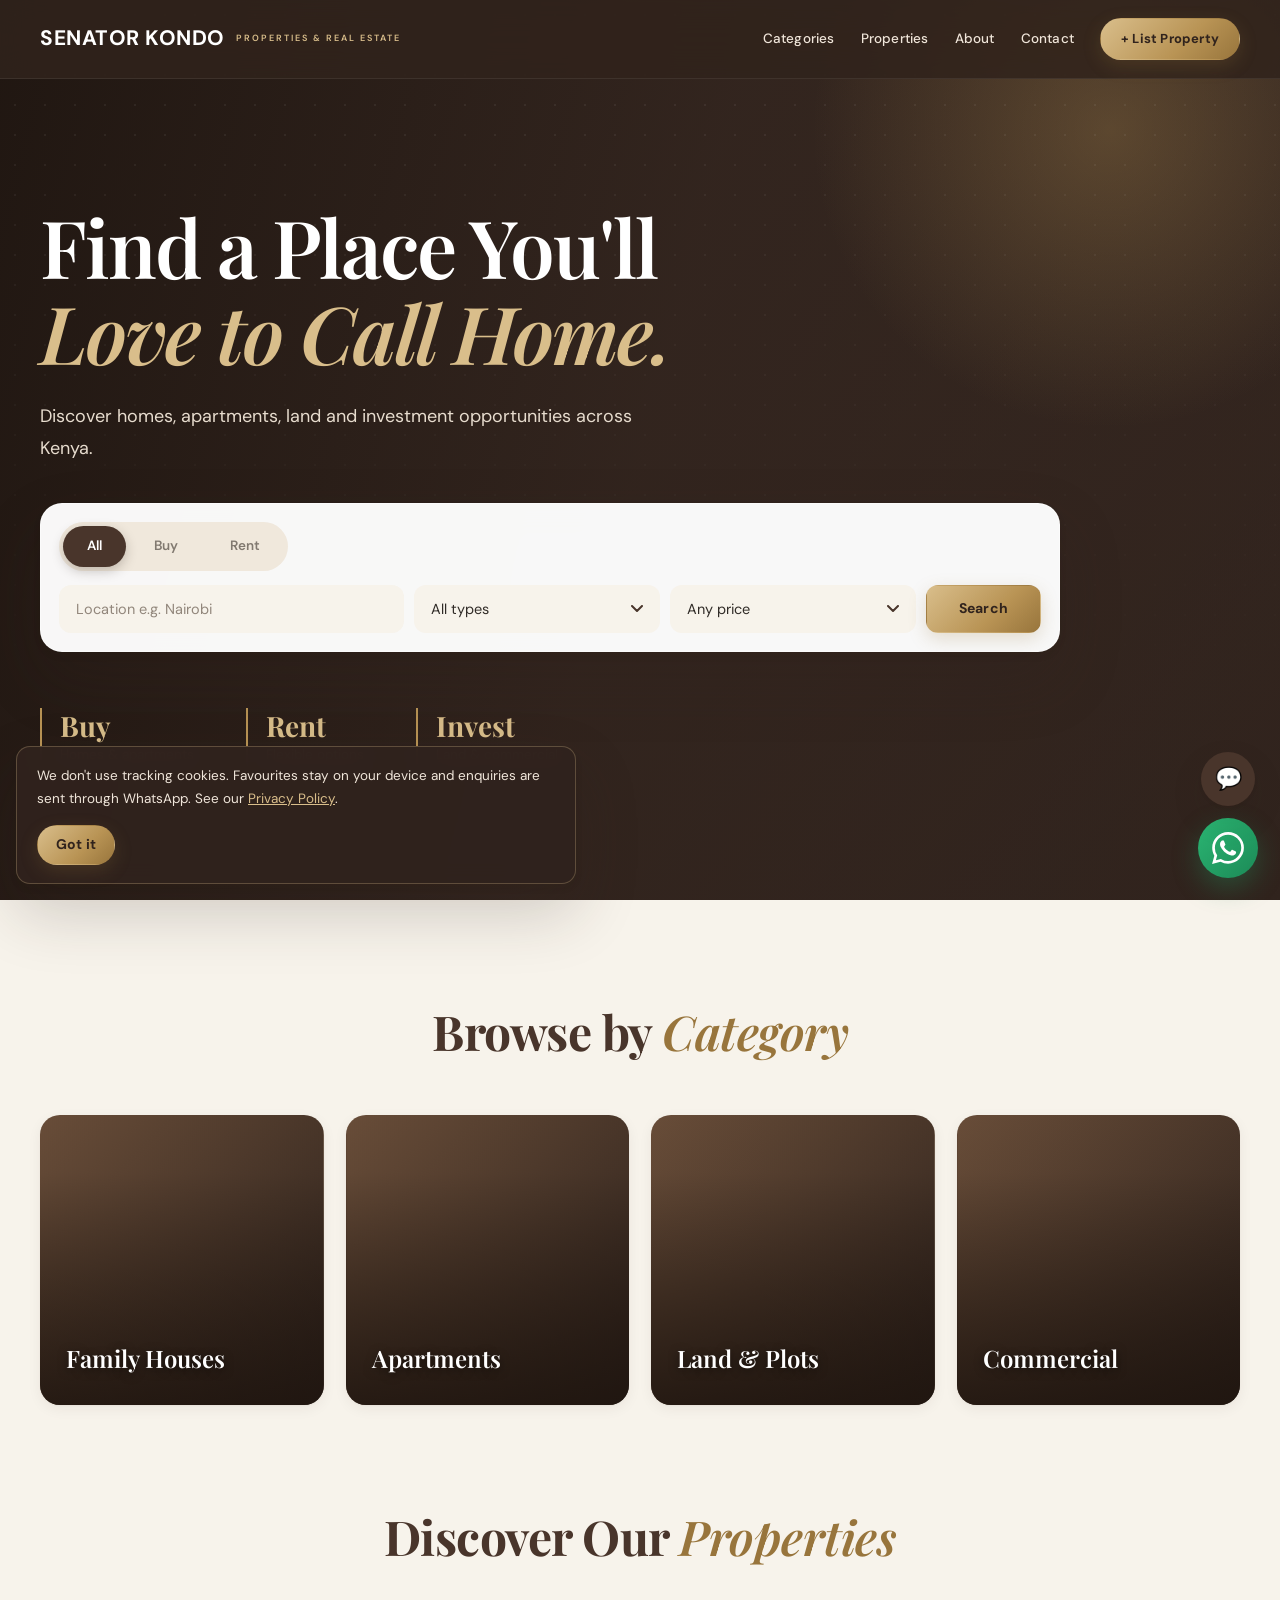
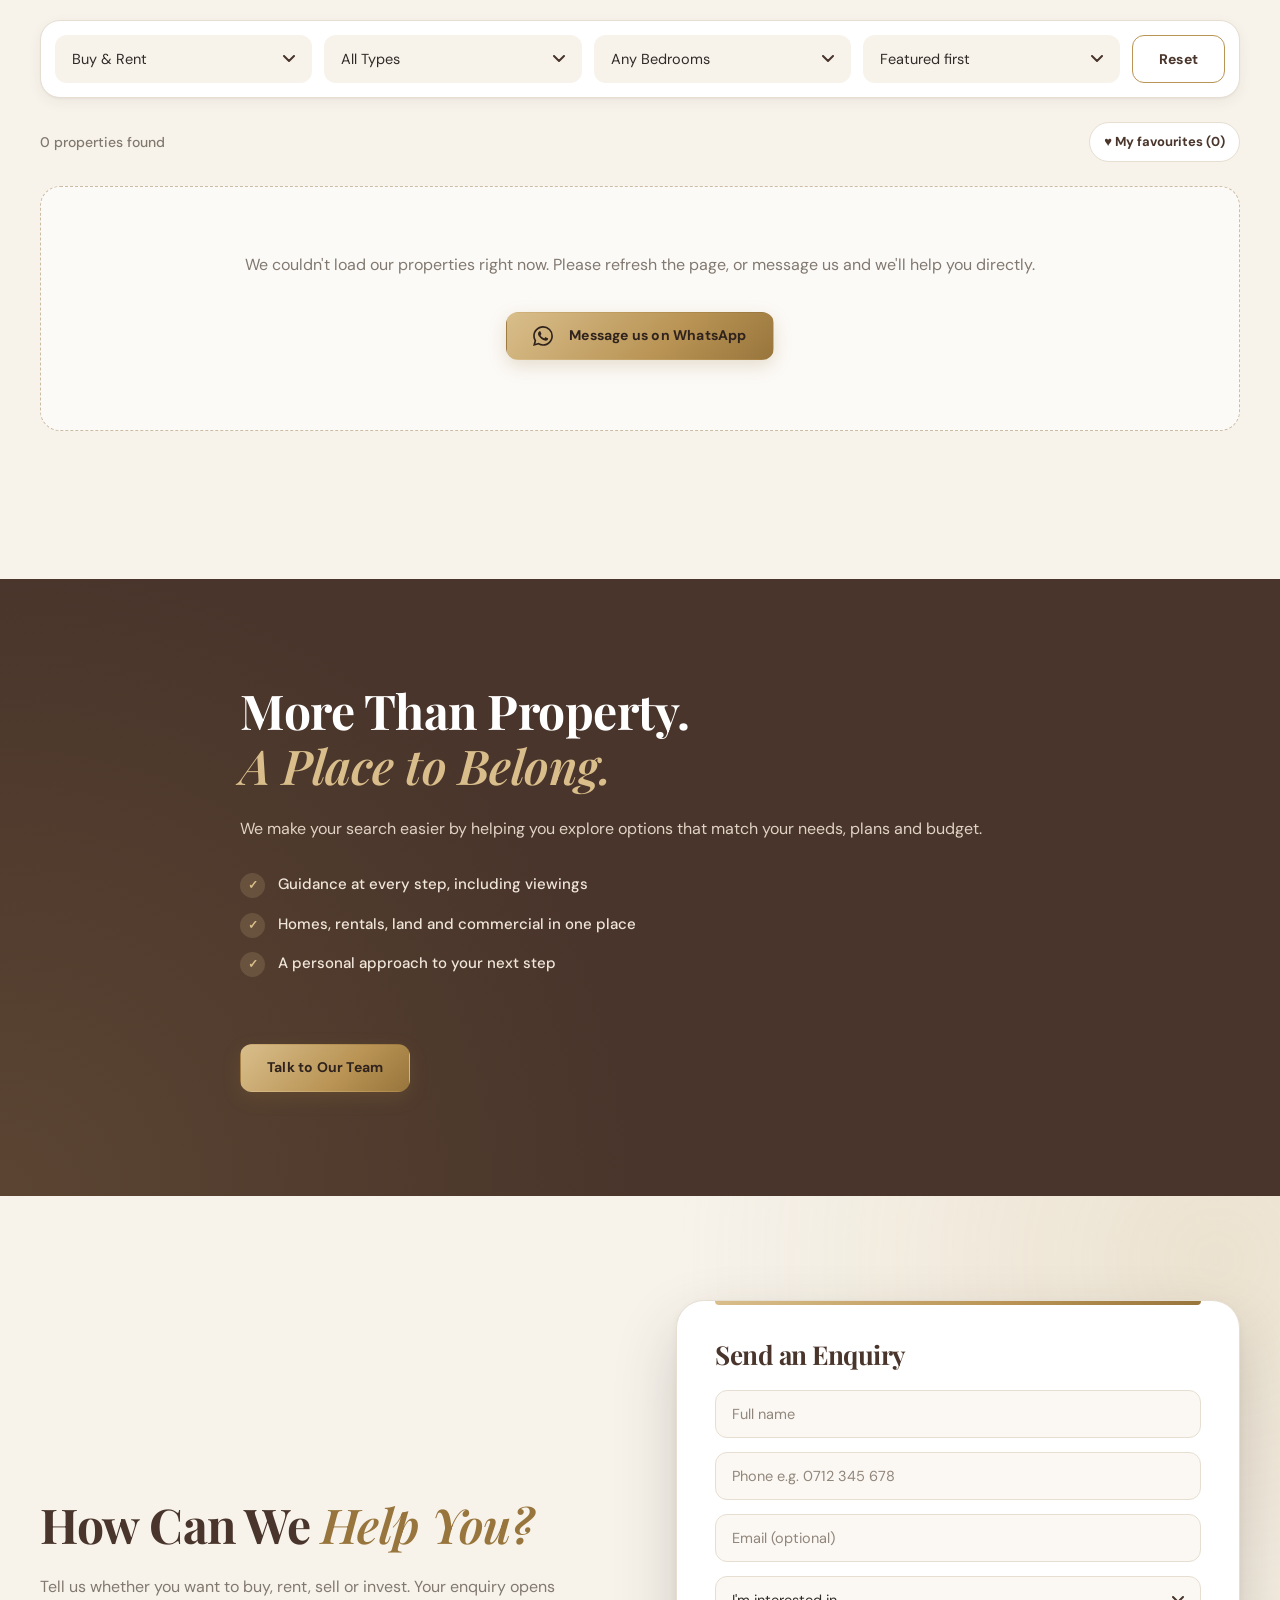
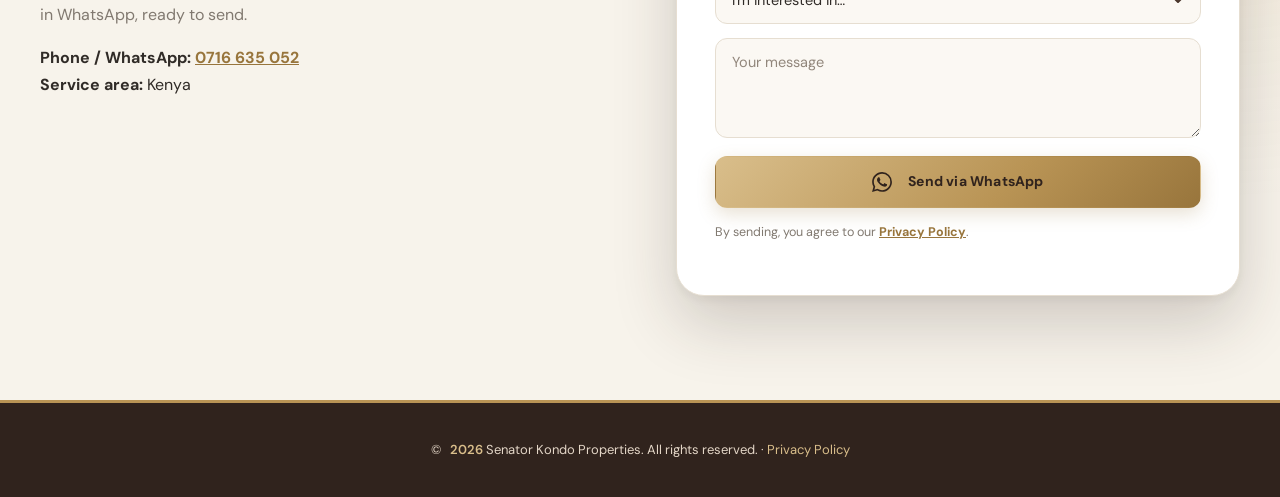
<file: index (1).html>
<!DOCTYPE html>
<html lang="en">
<head>
<meta charset="UTF-8">
<meta name="viewport" content="width=device-width, initial-scale=1">
<meta name="theme-color" content="#49352b">
<title>Senator Kondo Properties | Find Your Perfect Property</title>
<meta name="description" content="Buy, rent or invest in houses, apartments, land and commercial property across Kenya. Browse listings and enquire instantly on WhatsApp.">
<link rel="canonical" href="https://estateproject2.vercel.app/">
<meta name="robots" content="index,follow">
<link rel="icon" href="data:image/svg+xml,%3Csvg xmlns='http://www.w3.org/2000/svg' viewBox='0 0 100 100'%3E%3Ctext y='.9em' font-size='90'%3E🏡%3C/text%3E%3C/svg%3E">
<meta property="og:type" content="website">
<meta property="og:site_name" content="Senator Kondo Properties">
<meta property="og:title" content="Senator Kondo Properties | Find Your Perfect Property">
<meta property="og:description" content="Buy, rent or invest in houses, apartments, land and commercial property across Kenya. Browse listings and enquire instantly on WhatsApp.">
<meta property="og:url" content="https://estateproject2.vercel.app/">
<meta property="og:image" content="https://estateproject2.vercel.app/og-image.jpg">
<meta property="og:locale" content="en_KE">
<meta name="twitter:card" content="summary_large_image">
<meta name="twitter:title" content="Senator Kondo Properties | Find Your Perfect Property">
<meta name="twitter:description" content="Buy, rent or invest in houses, apartments, land and commercial property across Kenya. Browse listings and enquire instantly on WhatsApp.">
<meta name="twitter:image" content="https://estateproject2.vercel.app/og-image.jpg">
<link href="https://fonts.googleapis.com/css2?family=DM+Sans:wght@400;500;700&family=Playfair+Display:wght@600&display=swap" rel="stylesheet">
<link rel="stylesheet" href="style.css">
</head>
<body>
<header><div class="container nav">
  <a class="brand" href="#home">SENATOR KONDO<small>PROPERTIES &amp; REAL ESTATE</small></a>
  <button id="menu" aria-label="Menu">☰</button>
  <nav id="nav">
    <a href="#categories">Categories</a><a href="#properties">Properties</a><a href="#about">About</a><a href="#team">Team</a><a href="#reviews">Reviews</a><a href="#contact">Contact</a>
    <button class="btn" id="listBtn">+ List Property</button>
  </nav>
</div></header>

<main id="home">
<section class="hero"><div class="container">
  <h1>Find a Place You'll<br><em>Love to Call Home.</em></h1>
  <p>Discover homes, apartments, land and investment opportunities across Kenya.</p>
  <div class="search">
    <div class="tabs">
      <button class="tab on" data-p="">All</button><button class="tab" data-p="Sale">Buy</button><button class="tab" data-p="Rent">Rent</button>
    </div>
    <form class="sform" id="heroForm">
      <input id="hLoc" placeholder="Location e.g. Nairobi">
      <select id="hType"><option value="">All types</option><option>House</option><option>Apartment</option><option>Land</option><option>Commercial</option></select>
      <select id="hMax"><option value="">Any price</option><option value="1000000">KSh 1M</option><option value="5000000">KSh 5M</option><option value="10000000">KSh 10M</option><option value="20000000">KSh 20M</option><option value="50000000">KSh 50M</option></select>
      <button class="btn">Search</button>
    </form>
  </div>
  <div class="stats">
    <div><b>Buy</b><span>Homes &amp; apartments</span></div>
    <div><b>Rent</b><span>Flexible options</span></div>
    <div><b>Invest</b><span>Land &amp; commercial</span></div>
  </div>
</div></section>

<section id="categories"><div class="container">
  <div class="head"><h2>Browse by <em>Category</em></h2></div>
  <div class="cats" id="cats"></div>
</div></section>

<section id="properties" style="padding-top:0"><div class="container">
  <div class="head"><h2>Discover Our <em>Properties</em></h2></div>
  <div class="toolbar">
    <select id="fPurpose"><option value="">Buy &amp; Rent</option><option value="Sale">For Sale</option><option value="Rent">For Rent</option></select>
    <select id="fType"><option value="">All Types</option><option>House</option><option>Apartment</option><option>Land</option><option>Commercial</option></select>
    <select id="fBeds"><option value="0">Any Bedrooms</option><option value="1">1+</option><option value="2">2+</option><option value="3">3+</option><option value="4">4+</option></select>
    <select id="fSort"><option value="feat">Featured first</option><option value="low">Price: Low to High</option><option value="high">Price: High to Low</option><option value="new">Newest first</option></select>
    <button class="btn outline" id="reset">Reset</button>
  </div>
  <div class="line"><span id="count"></span><button class="link" id="favBtn">♥ My favourites (<span id="favN">0</span>)</button></div>
  <div class="grid" id="grid"></div>
  <div class="empty" id="empty" hidden></div>
  <div class="center"><button class="btn outline" id="more">View More Properties</button></div>
</div></section>

<section class="about" id="about"><div class="container">
  <img id="aboutImg" alt="About us" loading="lazy" hidden>
  <div>
    <h2>More Than Property.<br><em>A Place to Belong.</em></h2>
    <p id="aboutText">We make your search easier by helping you explore options that match your needs, plans and budget.</p>
    <ul><li>Guidance at every step, including viewings</li><li>Homes, rentals, land and commercial in one place</li><li>A personal approach to your next step</li></ul>
    <br><a href="#contact" class="btn" style="text-decoration:none;display:inline-block">Talk to Our Team</a>
  </div>
</div></section>

<section id="team" class="team" hidden><div class="container">
  <div class="head"><h2>Meet Our <em>Team</em></h2></div>
  <div class="teamgrid" id="teamGrid"></div>
</div></section>

<section id="reviews" class="reviews" hidden><div class="container">
  <div class="head"><h2>What Our <em>Clients Say</em></h2></div>
  <div class="revgrid" id="revGrid"></div>
</div></section>

<section class="contact" id="contact"><div class="container">
  <div>
    <h2>How Can We <em>Help You?</em></h2>
    <p>Tell us whether you want to buy, rent, sell or invest. Your enquiry opens in WhatsApp, ready to send.</p>
    <div id="contactInfo" style="margin-top:14px"></div>
  </div>
  <form class="cf" id="cf">
    <h3>Send an Enquiry</h3>
    <input name="website" class="hp" tabindex="-1" autocomplete="off" aria-hidden="true">
    <input name="name" placeholder="Full name" required maxlength="100">
    <input name="phone" type="tel" placeholder="Phone e.g. 0712 345 678" required maxlength="25">
    <input name="email" type="email" placeholder="Email (optional)" maxlength="120">
    <select name="interest" required><option value="">I'm interested in…</option><option>Buying a property</option><option>Renting a property</option><option>Selling a property</option><option>Renting out a property</option><option>Land or investment</option></select>
    <textarea name="msg" rows="3" placeholder="Your message" maxlength="500"></textarea>
    <button class="btn">Send via WhatsApp</button>
    <small style="color:var(--mut)">By sending, you agree to our <a href="#privacy" data-privacy>Privacy Policy</a>.</small>
    <small id="cfMsg" role="status" style="color:var(--mut)"></small>
  </form>
</div></section>
</main>
<footer>© <span id="yr"></span> Senator Kondo Properties. All rights reserved. · <a href="#privacy" data-privacy>Privacy Policy</a></footer>

<div class="modal" id="modal" role="dialog" aria-modal="true" aria-labelledby="mT" hidden>
  <div class="mbox"><button class="mx" id="mX" aria-label="Close">✕</button><div id="mBody"></div></div>
</div>

<div class="cookie" id="cookie" role="region" aria-label="Privacy notice" hidden></div>

<script src="config.js"></script>
<script src="db.js"></script>
<script src="analytics.js"></script>
<script src="script.js"></script>
<script src="details.js"></script>
<script src="extras.js"></script>
</body>
</html>
</file>
<file: style.css>
/* =========================================================
   PROPNEST — COMPLETE WEBSITE STYLESHEET (v2, refined)
   Brand: Cream | Champagne Gold | Chocolate Brown
   Responsive: Mobile | Tablet | Desktop
   ========================================================= */

/* 1. BRAND VARIABLES */
:root {
  --cream: #F7F3EB;
  --white: #FFFFFF;
  --gold: #B99455;
  --gold-light: #D9BE8B;
  --gold-dark: #98753C;
  --brown: #49352B;
  --brown-dark: #30231D;
  --ink: #302B27;
  --mut: #817970;
  --border: #E6DED1;
  --surface: #FFFFFF;
  --surface-soft: #F0E8DC;
  --success: #287B50;
  --danger: #B84C43;

  --g: linear-gradient(135deg, #D9BE8B, #B99455 60%, #98753C);

  --radius-sm: 10px;
  --radius-md: 14px;
  --radius-lg: 20px;
  --radius-xl: 28px;

  --shadow-sm: 0 1px 2px rgba(48, 35, 29, .04), 0 4px 14px rgba(48, 35, 29, .06);
  --shadow-md: 0 2px 4px rgba(48, 35, 29, .04), 0 14px 34px rgba(48, 35, 29, .11);
  --shadow-lg: 0 4px 8px rgba(48, 35, 29, .05), 0 28px 64px rgba(48, 35, 29, .20);
  --ring: 0 0 0 4px rgba(185, 148, 85, .18);

  --container: 1200px;
  --header-height: 78px;
  --transition: .28s cubic-bezier(.4, 0, .2, 1);
}

/* 2. RESET AND GLOBAL STYLES */
* {
  box-sizing: border-box;
  margin: 0;
}

html {
  scroll-behavior: smooth;
  scroll-padding-top: 95px;
  -webkit-text-size-adjust: 100%;
}

body {
  min-width: 320px;
  font-family: "DM Sans", Arial, sans-serif;
  font-size: 16px;
  line-height: 1.7;
  color: var(--ink);
  background: var(--cream);
  -webkit-font-smoothing: antialiased;
  -moz-osx-font-smoothing: grayscale;
  text-rendering: optimizeLegibility;
}

body,
button,
input,
select,
textarea {
  font-family: "DM Sans", Arial, sans-serif;
}

h1,
h2,
h3,
h4 {
  font-family: "Playfair Display", Georgia, serif;
  line-height: 1.2;
  letter-spacing: -.5px;
  color: var(--brown);
}

h1,
h2 {
  text-wrap: balance;
}

p {
  line-height: 1.8;
}

img {
  display: block;
  max-width: 100%;
}

a {
  color: inherit;
  transition: color var(--transition);
}

button {
  font: inherit;
}

button,
select {
  cursor: pointer;
}

button:disabled {
  opacity: .55;
  cursor: not-allowed;
}

input,
select,
textarea {
  min-width: 0;
  max-width: 100%;
}

[hidden] {
  display: none !important;
}

::selection {
  background: var(--gold);
  color: var(--brown-dark);
}

:focus-visible {
  outline: 3px solid var(--gold);
  outline-offset: 3px;
  border-radius: 6px;
}

.container {
  width: min(calc(100% - 48px), var(--container));
  max-width: var(--container);
  margin-inline: auto;
  padding-inline: 0;
}

section {
  padding-block: 104px;
  scroll-margin-top: 90px;
}

em {
  color: var(--gold-dark);
  font-style: italic;
  font-weight: 600;
}

.center {
  margin-top: 44px;
  text-align: center;
}

.link {
  padding: 8px 14px;
  border: 1px solid var(--border);
  border-radius: 999px;
  background: var(--white);
  color: var(--brown);
  font-size: 13px;
  font-weight: 700;
  cursor: pointer;
  transition: all var(--transition);
}

.link:hover {
  border-color: var(--gold);
  color: var(--gold-dark);
  box-shadow: var(--shadow-sm);
}

/* Eyebrow label (used above section headings) */
.eyebrow {
  display: inline-flex;
  align-items: center;
  gap: 12px;
  margin-bottom: 18px;
  color: var(--gold-dark);
  font-size: 12px;
  font-weight: 700;
  letter-spacing: 2.6px;
  text-transform: uppercase;
}

.eyebrow::before {
  width: 28px;
  height: 2px;
  border-radius: 2px;
  background: var(--g);
  content: "";
}

/* 3. BUTTONS */
.btn {
  display: inline-flex;
  align-items: center;
  justify-content: center;
  gap: 8px;
  min-height: 48px;
  padding: 13px 26px;
  border: 1px solid transparent;
  border-radius: 12px;
  background: var(--g);
  color: var(--brown-dark);
  font-size: 14px;
  font-weight: 700;
  line-height: 1.4;
  letter-spacing: .2px;
  text-align: center;
  text-decoration: none;
  box-shadow: 0 6px 18px rgba(152, 117, 60, .22);
  transition:
    transform var(--transition),
    box-shadow var(--transition),
    background var(--transition),
    color var(--transition),
    border-color var(--transition);
}

.btn:hover {
  transform: translateY(-2px);
  box-shadow: 0 12px 28px rgba(152, 117, 60, .32);
}

.btn:active {
  transform: translateY(0);
}

.btn.outline {
  border: 1.5px solid var(--gold);
  background: transparent;
  color: var(--brown);
  box-shadow: none;
}

.btn.outline:hover {
  border-color: var(--brown);
  background: var(--brown);
  color: var(--white);
  box-shadow: var(--shadow-sm);
}

a.btn {
  display: inline-flex;
  text-decoration: none;
}

/* 4. HEADER AND NAVIGATION */
header {
  position: fixed;
  inset: 0 0 auto;
  z-index: 40;
  background: rgba(48, 35, 29, .86);
  border-bottom: 1px solid rgba(255, 255, 255, .07);
  backdrop-filter: blur(18px) saturate(140%);
  -webkit-backdrop-filter: blur(18px) saturate(140%);
  transition: background var(--transition), box-shadow var(--transition);
}

header.solid {
  background: rgba(48, 35, 29, .97);
  box-shadow: 0 10px 34px rgba(30, 20, 14, .24);
}

.nav {
  display: flex;
  align-items: center;
  justify-content: space-between;
  gap: 22px;
  min-height: var(--header-height);
  height: auto;
}

.brand {
  display: inline-flex;
  align-items: center;
  flex-shrink: 0;
  gap: 11px;
  color: var(--white);
  text-decoration: none;
  font-size: 21px;
  font-weight: 700;
  letter-spacing: .5px;
}

.brand small {
  display: block;
  color: var(--gold-light);
  font-family: "DM Sans", Arial, sans-serif;
  font-size: 9px;
  font-weight: 600;
  letter-spacing: 2px;
}

.brand-name {
  font-family: "Playfair Display", Georgia, serif;
  font-size: 26px;
  font-weight: 700;
  letter-spacing: -.7px;
  line-height: 1.15;
  color: var(--white);
}

.brand-name span {
  color: var(--gold-light);
}

.brand-copy {
  display: flex;
  flex-direction: column;
  gap: 2px;
}

.brand-mark {
  display: grid;
  flex-shrink: 0;
  place-items: center;
  color: var(--white);
}

.brand-mark svg {
  display: block;
  width: 38px;
  height: 38px;
}

nav,
.pnav {
  display: flex;
  align-items: center;
  gap: 26px;
}

nav a,
.pnav a {
  position: relative;
  padding: 6px 0;
  color: #F0E6DA;
  font-size: 13.5px;
  font-weight: 500;
  letter-spacing: .2px;
  text-decoration: none;
}

nav a::after {
  position: absolute;
  right: 0;
  bottom: -2px;
  left: 0;
  height: 2px;
  border-radius: 2px;
  background: var(--gold-light);
  content: "";
  transform: scaleX(0);
  transform-origin: left;
  transition: transform var(--transition);
}

nav a:hover,
.pnav a:hover {
  color: var(--gold-light);
}

nav a:hover::after {
  transform: scaleX(1);
}

nav .btn {
  min-height: 42px;
  padding: 9px 20px;
  border-radius: 999px;
  font-size: 13px;
}

#menu {
  display: none;
  width: 44px;
  height: 44px;
  border: 1px solid rgba(255, 255, 255, .22);
  border-radius: 12px;
  background: rgba(255, 255, 255, .05);
  color: var(--white);
  font-size: 24px;
  transition: background var(--transition);
}

#menu:hover {
  background: rgba(255, 255, 255, .12);
}

/* 5. HERO SECTION */
.hero {
  position: relative;
  isolation: isolate;
  display: flex;
  align-items: center;
  min-height: min(900px, 100svh);
  padding: 160px 0 90px;
  overflow: hidden;
  color: var(--white);
  background:
    linear-gradient(
      105deg,
      rgba(30, 21, 16, .95) 0%,
      rgba(48, 35, 29, .84) 50%,
      rgba(48, 35, 29, .50) 100%
    ),
    linear-gradient(135deg, #49352B, #30231D);
  background-position: center;
  background-size: cover;
}

.hero::before {
  position: absolute;
  top: -180px;
  right: -140px;
  z-index: -1;
  width: 620px;
  height: 620px;
  border-radius: 50%;
  background: radial-gradient(circle, rgba(185, 148, 85, .30), transparent 68%);
  content: "";
  pointer-events: none;
}

.hero::after {
  position: absolute;
  inset: 0;
  z-index: -1;
  background-image: radial-gradient(rgba(255, 255, 255, .07) 1px, transparent 1px);
  background-size: 30px 30px;
  content: "";
  pointer-events: none;
  -webkit-mask-image: linear-gradient(to bottom, #000 0%, transparent 80%);
  mask-image: linear-gradient(to bottom, #000 0%, transparent 80%);
}

.hero .container {
  width: min(calc(100% - 48px), var(--container));
}

.hero .eyebrow {
  color: var(--gold-light);
}

.hero h1 {
  max-width: 880px;
  margin-bottom: 24px;
  color: var(--white);
  font-size: clamp(42px, 6.4vw, 80px);
  font-weight: 600;
  letter-spacing: -2px;
  line-height: 1.08;
}

.hero h1 em {
  color: var(--gold-light);
}

.hero p {
  max-width: 600px;
  margin-bottom: 38px;
  color: #E7DCCE;
  font-size: 18px;
  line-height: 1.8;
}

/* 6. PROPERTY SEARCH */
.search {
  width: 100%;
  max-width: 1020px;
  padding: 18px;
  border: 1px solid rgba(255, 255, 255, .5);
  border-radius: 22px;
  background: rgba(255, 255, 255, .97);
  color: var(--ink);
  box-shadow: var(--shadow-lg);
  backdrop-filter: blur(16px);
}

.tabs {
  display: inline-flex;
  flex-wrap: wrap;
  gap: 4px;
  margin-bottom: 14px;
  padding: 4px;
  border-radius: 999px;
  background: var(--surface-soft);
}

.tab {
  padding: 9px 24px;
  border: 0;
  border-radius: 999px;
  background: transparent;
  color: var(--mut);
  font-size: 13.5px;
  font-weight: 600;
  transition: all var(--transition);
}

.tab:hover {
  color: var(--brown);
}

.tab.on {
  background: var(--brown);
  color: var(--white);
  box-shadow: 0 4px 12px rgba(48, 35, 29, .25);
}

.sform {
  display: grid;
  grid-template-columns: 1.4fr 1fr 1fr auto;
  gap: 10px;
}

.sform .btn {
  padding-inline: 32px;
  white-space: nowrap;
}

/* 7. FORM ELEMENTS */
input,
select,
textarea {
  width: 100%;
  padding: 14px 16px;
  border: 1.5px solid var(--border);
  border-radius: 12px;
  background: var(--white);
  color: var(--ink);
  font-size: 14.5px;
  box-shadow: none;
  transition:
    border-color var(--transition),
    box-shadow var(--transition),
    background-color var(--transition);
}

select {
  padding-right: 42px;
  background-image: url("data:image/svg+xml,%3Csvg xmlns='http://www.w3.org/2000/svg' width='12' height='8' fill='none' stroke='%2349352B' stroke-width='2' stroke-linecap='round' stroke-linejoin='round'%3E%3Cpath d='m1 1 5 5 5-5'/%3E%3C/svg%3E");
  background-position: right 16px center;
  background-repeat: no-repeat;
  -webkit-appearance: none;
  appearance: none;
}

.search input,
.search select {
  border-color: transparent;
  background-color: var(--cream);
}

input::placeholder,
textarea::placeholder {
  color: #91867B;
  opacity: 1;
}

input:hover,
select:hover,
textarea:hover {
  border-color: #D5C8B3;
}

input:focus,
select:focus,
textarea:focus {
  outline: none;
  border-color: var(--gold);
  background-color: var(--white);
  box-shadow: var(--ring);
}

textarea {
  min-height: 100px;
  resize: vertical;
}

input[type="checkbox"],
input[type="radio"] {
  width: auto;
  max-width: none;
  box-shadow: none;
}

/* 8. HERO STATISTICS */
.stats {
  display: flex;
  flex-wrap: wrap;
  gap: 52px;
  margin-top: 56px;
}

.stats > div {
  padding-left: 18px;
  border-left: 2px solid var(--gold);
}

.stats b {
  display: block;
  color: var(--gold-light);
  font-family: "Playfair Display", Georgia, serif;
  font-size: 28px;
  line-height: 1.3;
}

.stats span {
  display: block;
  color: #E0D4C7;
  font-size: 13.5px;
}

/* 9. SECTION HEADINGS */
.head {
  max-width: 680px;
  margin: 0 auto 56px;
  text-align: center;
}

.head .eyebrow::after {
  width: 28px;
  height: 2px;
  border-radius: 2px;
  background: var(--g);
  content: "";
}

.head h2,
.about h2,
.contact h2 {
  font-size: clamp(32px, 4.2vw, 48px);
  line-height: 1.15;
}

.head h2 {
  margin-bottom: 16px;
}

.head p {
  margin-inline: auto;
  max-width: 540px;
  color: var(--mut);
  font-size: 16px;
}

/* 10. PROPERTY CATEGORIES */
.cats {
  display: grid;
  grid-template-columns: repeat(4, minmax(0, 1fr));
  gap: 22px;
}

.cat {
  position: relative;
  isolation: isolate;
  display: flex;
  align-items: flex-end;
  justify-content: flex-start;
  height: 290px;
  padding: 26px;
  overflow: hidden;
  border: 0;
  border-radius: var(--radius-lg);
  background-color: #D7C7B0;
  background-position: center;
  background-size: cover;
  color: var(--white);
  font-family: "Playfair Display", Georgia, serif;
  font-size: 24px;
  font-weight: 600;
  text-align: left;
  text-shadow: 0 2px 10px rgba(0, 0, 0, .55);
  box-shadow: var(--shadow-sm);
  transition: transform var(--transition), box-shadow var(--transition);
}

.cat::before {
  position: absolute;
  inset: 0;
  z-index: -1;
  background: linear-gradient(
    180deg,
    rgba(30, 20, 14, .04) 20%,
    rgba(30, 20, 14, .82) 100%
  );
  content: "";
  transition: opacity var(--transition);
}

.cat::after {
  margin-left: 10px;
  color: var(--gold-light);
  font-family: "DM Sans", Arial, sans-serif;
  content: "→";
  opacity: 0;
  transform: translateX(-8px);
  transition: all var(--transition);
}

.cat:hover {
  transform: translateY(-8px);
  box-shadow: var(--shadow-lg);
}

.cat:hover::after {
  opacity: 1;
  transform: translateX(0);
}

/* 11. FILTER TOOLBAR */
.toolbar {
  display: grid;
  grid-template-columns: repeat(4, minmax(0, 1fr)) auto;
  gap: 12px;
  margin-bottom: 24px;
  padding: 14px;
  border: 1px solid var(--border);
  border-radius: var(--radius-lg);
  background: var(--white);
  box-shadow: var(--shadow-sm);
}

.toolbar select {
  background-color: var(--cream);
  border-color: transparent;
}

.toolbar .btn {
  min-height: 48px;
}

.line {
  display: flex;
  align-items: center;
  justify-content: space-between;
  flex-wrap: wrap;
  gap: 12px;
  margin-bottom: 24px;
  color: var(--mut);
  font-size: 14px;
  font-weight: 500;
}

/* 12. PROPERTY LISTINGS */
.grid {
  display: grid;
  grid-template-columns: repeat(3, minmax(0, 1fr));
  gap: 28px;
}

.card {
  position: relative;
  min-width: 0;
  overflow: hidden;
  border: 1px solid rgba(73, 53, 43, .07);
  border-radius: var(--radius-lg);
  background: var(--white);
  box-shadow: var(--shadow-sm);
  animation: propUp .5s both;
  transition: transform var(--transition), box-shadow var(--transition);
}

.card:hover {
  transform: translateY(-8px);
  box-shadow: var(--shadow-lg);
}

.card .img {
  position: relative;
  height: 250px;
  overflow: hidden;
  background-color: #E9DFD1;
  background-position: center;
  background-size: cover;
}

.card .img::after {
  position: absolute;
  inset: auto 0 0;
  height: 45%;
  background: linear-gradient(to top, rgba(30, 20, 14, .38), transparent);
  content: "";
  pointer-events: none;
}

.card .body {
  padding: 22px 22px 24px;
}

.card .body h3 {
  margin-bottom: 8px;
  color: var(--brown);
  font-size: 20px;
  line-height: 1.35;
}

.card .body p {
  margin-top: 5px;
}

.card .btn {
  width: 100%;
  min-height: 46px;
  margin-top: 18px;
  padding: 10px 14px;
  border-radius: 10px;
  font-size: 13.5px;
}

.cardlink {
  color: inherit;
  text-decoration: none;
}

.tag {
  position: absolute;
  top: 16px;
  left: 16px;
  z-index: 2;
  padding: 6px 13px;
  border-radius: 999px;
  background: var(--g);
  color: var(--brown-dark);
  font-size: 11px;
  font-weight: 700;
  letter-spacing: .8px;
  text-transform: uppercase;
  box-shadow: 0 4px 12px rgba(48, 35, 29, .22);
}

.tag.off {
  background: #74685D;
  color: var(--white);
}

.card.off .img {
  filter: grayscale(.55);
}

.heart {
  position: absolute;
  top: 14px;
  right: 14px;
  z-index: 2;
  display: grid;
  place-items: center;
  width: 40px;
  height: 40px;
  padding: 0;
  border: 0;
  border-radius: 50%;
  background: rgba(255, 255, 255, .95);
  color: var(--danger);
  font-size: 19px;
  box-shadow: 0 4px 14px rgba(48, 35, 29, .18);
  transition: transform var(--transition);
}

.heart:hover {
  transform: scale(1.14);
}

.price {
  margin-top: 6px;
  color: var(--gold-dark);
  font-family: "Playfair Display", Georgia, serif;
  font-size: 25px;
  font-weight: 700;
  letter-spacing: -.4px;
  line-height: 1.4;
}

.meta {
  color: var(--mut);
  font-size: 13.5px;
  line-height: 1.8;
}

.empty {
  padding: 64px 24px;
  border: 1.5px dashed #CDBCA4;
  border-radius: var(--radius-lg);
  background: rgba(255, 255, 255, .6);
  color: var(--mut);
  text-align: center;
}

.empty .btn {
  margin: 6px;
}

/* 13. ABOUT SECTION */
.about {
  position: relative;
  overflow: hidden;
  background:
    radial-gradient(circle at 0% 100%, rgba(185, 148, 85, .16), transparent 45%),
    var(--brown);
  color: #E9DED2;
}

.about .container,
.contact .container {
  display: grid;
  grid-template-columns: minmax(0, 1fr) minmax(0, 1fr);
  align-items: center;
  gap: 72px;
}

.about .eyebrow {
  color: var(--gold-light);
}

.about h2 {
  margin-bottom: 22px;
  color: var(--white);
}

.about h2 em {
  color: var(--gold-light);
}

.about p {
  margin-bottom: 22px;
  color: #E0D3C5;
  font-size: 16px;
}

.about ul {
  display: grid;
  gap: 14px;
  margin: 28px 0 34px;
  padding: 0;
  list-style: none;
}

.about li {
  position: relative;
  padding-left: 38px;
  color: #F0E6DA;
  font-size: 15px;
  font-weight: 500;
}

.about li::before {
  position: absolute;
  top: 1px;
  left: 0;
  display: grid;
  place-items: center;
  width: 25px;
  height: 25px;
  border-radius: 50%;
  background: rgba(217, 190, 139, .18);
  color: var(--gold-light);
  content: "✓";
  font-size: 12px;
  font-weight: 700;
}

.about img {
  width: 100%;
  max-height: 520px;
  object-fit: cover;
  border: 1px solid rgba(255, 255, 255, .12);
  border-radius: var(--radius-xl);
  box-shadow: 16px 16px 0 rgba(185, 148, 85, .30), var(--shadow-lg);
}

.about .btn {
  margin-top: 6px;
}

.about.noimg .container {
  grid-template-columns: 1fr;
  max-width: 800px;
}

/* 14. CONTACT SECTION */
.contact {
  background:
    radial-gradient(circle at 95% 8%, rgba(185, 148, 85, .18), transparent 38%),
    var(--cream);
}

.contact h2 {
  margin-bottom: 20px;
}

.contact p {
  max-width: 520px;
  color: var(--mut);
  font-size: 16px;
}

#contactInfo a {
  color: var(--gold-dark);
  font-weight: 700;
}

form.cf {
  position: relative;
  display: grid;
  gap: 14px;
  padding: 38px;
  border: 1px solid var(--border);
  border-radius: var(--radius-xl);
  background: var(--white);
  box-shadow: var(--shadow-lg);
}

form.cf::before {
  position: absolute;
  top: 0;
  right: 38px;
  left: 38px;
  height: 4px;
  border-radius: 0 0 6px 6px;
  background: var(--g);
  content: "";
}

form.cf h3 {
  margin-bottom: 6px;
  color: var(--brown);
  font-size: 26px;
}

form.cf input,
form.cf select,
form.cf textarea {
  background-color: #FBF8F3;
}

form.cf input:focus,
form.cf select:focus,
form.cf textarea:focus {
  background-color: var(--white);
}

form.cf .btn {
  width: 100%;
  min-height: 52px;
  margin-top: 4px;
}

form.cf small {
  color: var(--mut);
  font-size: 12.5px;
  line-height: 1.7;
}

form.cf small a {
  color: var(--gold-dark);
  font-weight: 700;
}

.hp {
  position: absolute !important;
  left: -9999px !important;
  width: 1px !important;
  height: 1px !important;
  overflow: hidden;
  opacity: 0;
  pointer-events: none;
}

/* 15. TEAM SECTION */
.teamgrid,
.revgrid {
  display: grid;
  grid-template-columns: repeat(auto-fit, minmax(250px, 1fr));
  gap: 26px;
}

.tm {
  position: relative;
  padding: 34px 24px 28px;
  border: 1px solid var(--border);
  border-radius: var(--radius-lg);
  background: var(--white);
  text-align: center;
  box-shadow: var(--shadow-sm);
  transition: transform var(--transition), box-shadow var(--transition);
}

.tm:hover {
  transform: translateY(-6px);
  box-shadow: var(--shadow-md);
}

.tm img,
.av {
  display: block;
  width: 104px;
  height: 104px;
  margin: 0 auto 18px;
  border-radius: 50%;
}

.tm img {
  object-fit: cover;
  border: 3px solid var(--white);
  box-shadow: 0 0 0 3px var(--gold-light), var(--shadow-sm);
}

.av {
  display: grid;
  place-items: center;
  background: var(--g);
  color: var(--brown-dark);
  font-family: "Playfair Display", Georgia, serif;
  font-size: 32px;
  box-shadow: 0 0 0 4px var(--surface-soft);
}

.tm h3 {
  color: var(--brown);
  font-size: 21px;
}

.tm .role {
  color: var(--gold-dark);
  font-size: 12.5px;
  font-weight: 700;
  letter-spacing: 1px;
  text-transform: uppercase;
}

.tm p {
  margin: 12px 0;
  color: var(--mut);
  font-size: 14px;
}

.tm .btn {
  margin-top: 8px;
  min-height: 42px;
  padding: 9px 18px;
}

/* 16. REVIEWS */
.reviews {
  background: #EFE7DB;
}

.rev {
  position: relative;
  padding: 32px 28px 28px;
  overflow: hidden;
  border: 1px solid rgba(73, 53, 43, .07);
  border-radius: var(--radius-lg);
  background: var(--white);
  box-shadow: var(--shadow-sm);
  transition: transform var(--transition), box-shadow var(--transition);
}

.rev::before {
  position: absolute;
  top: 6px;
  right: 22px;
  color: var(--gold);
  content: "\201C";
  font-family: "Playfair Display", Georgia, serif;
  font-size: 90px;
  line-height: 1;
  opacity: .22;
}

.rev:hover {
  transform: translateY(-5px);
  box-shadow: var(--shadow-md);
}

.stars {
  color: var(--gold);
  font-size: 18px;
  letter-spacing: 3px;
}

.rev p {
  margin: 14px 0 20px;
  color: var(--ink);
  font-size: 15px;
}

.rev b {
  display: block;
  color: var(--brown);
}

.rev small {
  color: var(--mut);
  font-size: 12.5px;
}

/* 17. SOCIAL LINKS AND FOOTER */
.soc {
  display: flex;
  flex-wrap: wrap;
  gap: 14px;
  margin-top: 14px;
}

.soc a {
  padding: 8px 16px;
  border: 1px solid var(--border);
  border-radius: 999px;
  background: var(--white);
  color: var(--brown);
  font-size: 13.5px;
  font-weight: 700;
  text-decoration: none;
  transition: all var(--transition);
}

.soc a:hover {
  border-color: var(--gold);
  color: var(--gold-dark);
  transform: translateY(-2px);
}

footer {
  padding: 34px 20px;
  border-top: 3px solid var(--gold);
  background: var(--brown-dark);
  color: #E3D6C7;
  font-size: 13px;
  line-height: 2;
  text-align: center;
}

footer span {
  margin-left: 6px;
  color: var(--gold-light);
  font-weight: 600;
}

footer a {
  color: var(--gold-light);
  text-decoration: none;
}

footer a:hover {
  text-decoration: underline;
  text-underline-offset: 3px;
}

/* 18. MODALS */
.modal {
  position: fixed;
  inset: 0;
  z-index: 50;
  display: flex;
  align-items: flex-start;
  justify-content: center;
  padding: 28px 14px;
  overflow-y: auto;
  background: rgba(30, 21, 16, .72);
  backdrop-filter: blur(8px);
  -webkit-backdrop-filter: blur(8px);
  animation: fadeIn .25s both;
}

.modal[hidden] {
  display: none !important;
}

.mbox {
  position: relative;
  width: min(880px, 100%);
  margin: auto;
  overflow: hidden;
  border: 1px solid rgba(73, 53, 43, .08);
  border-radius: var(--radius-xl);
  background: var(--white);
  color: var(--ink);
  box-shadow: var(--shadow-lg);
  animation: propUp .35s both;
}

.mx {
  position: absolute;
  top: 14px;
  right: 14px;
  z-index: 3;
  display: grid;
  place-items: center;
  width: 42px;
  height: 42px;
  border: 0;
  border-radius: 50%;
  background: rgba(255, 255, 255, .96);
  color: var(--brown);
  font-size: 17px;
  box-shadow: var(--shadow-sm);
  transition: transform var(--transition), background var(--transition), color var(--transition);
}

.mx:hover {
  background: var(--brown);
  color: var(--white);
  transform: rotate(90deg);
}

.gal {
  position: relative;
  aspect-ratio: 16 / 9;
  background: var(--surface-soft);
}

.gal img {
  display: block;
  width: 100%;
  height: 100%;
  object-fit: cover;
}

.gnav {
  position: absolute;
  top: 50%;
  display: grid;
  place-items: center;
  width: 44px;
  height: 44px;
  border: 0;
  border-radius: 50%;
  background: rgba(255, 255, 255, .94);
  color: var(--brown);
  font-size: 22px;
  box-shadow: var(--shadow-sm);
  transform: translateY(-50%);
  transition: background var(--transition), color var(--transition);
}

.gnav:hover {
  background: var(--brown);
  color: var(--white);
}

.gp {
  left: 14px;
}

.gn {
  right: 14px;
}

.thumbs {
  display: flex;
  gap: 10px;
  padding: 14px 26px 0;
  overflow-x: auto;
}

.thumbs img {
  flex: 0 0 auto;
  width: 80px;
  height: 58px;
  border: 2px solid transparent;
  border-radius: 10px;
  object-fit: cover;
  opacity: .6;
  cursor: pointer;
  transition: opacity var(--transition), border-color var(--transition);
}

.thumbs img:hover {
  opacity: .9;
}

.thumbs img.on {
  border-color: var(--gold);
  opacity: 1;
}

.mi {
  padding: 26px 30px 32px;
}

.mi h3 {
  margin: 18px 0 8px;
  color: var(--brown);
  font-size: 20px;
}

.chips {
  display: flex;
  flex-wrap: wrap;
  gap: 8px;
  margin: 14px 0 6px;
}

.chips span {
  padding: 6px 14px;
  border-radius: 999px;
  background: var(--surface-soft);
  color: var(--brown);
  font-size: 12.5px;
  font-weight: 600;
}

.amen {
  display: grid;
  grid-template-columns: repeat(2, minmax(0, 1fr));
  gap: 8px 18px;
  padding: 0;
  list-style: none;
}

.amen li::before {
  color: var(--gold-dark);
  font-weight: 700;
  content: "✓ ";
}

.mmap {
  display: block;
  width: 100%;
  height: 250px;
  margin: 6px 0 18px;
  border: 0;
  border-radius: var(--radius-md);
}

.book {
  display: flex;
  align-items: center;
  flex-wrap: wrap;
  gap: 10px;
  margin-bottom: 14px;
  padding: 16px;
  border-radius: var(--radius-md);
  background: var(--cream);
}

.book input {
  flex: 1;
  min-width: 150px;
  background: var(--white);
}

.macts {
  display: flex;
  flex-wrap: wrap;
  gap: 10px;
}

.pol h3 {
  margin-top: 20px;
  color: var(--brown);
}

.pol p,
.pol li {
  margin: 6px 0;
  font-size: 14.5px;
}

.pol ul {
  padding-left: 20px;
}

/* 19. COOKIE / PRIVACY NOTICE */
.cookie {
  position: fixed;
  right: 92px;
  bottom: 16px;
  left: 16px;
  z-index: 35;
  display: flex;
  align-items: center;
  flex-wrap: wrap;
  gap: 14px;
  max-width: 560px;
  padding: 18px 20px;
  border: 1px solid rgba(217, 190, 139, .28);
  border-radius: var(--radius-md);
  background: rgba(48, 35, 29, .97);
  color: #F0E6DA;
  font-size: 13.5px;
  box-shadow: var(--shadow-lg);
  backdrop-filter: blur(10px);
  animation: propUp .45s both;
}

.cookie a {
  color: var(--gold-light);
}

.cookie .btn {
  min-height: 40px;
  padding: 8px 18px;
  border-radius: 999px;
}

.cookie .btn.outline {
  border-color: #C9B69D;
  color: #F0E6DA;
}

.cookie .btn.outline:hover {
  background: var(--cream);
  color: var(--brown);
}

/* 20. WHATSAPP FLOATING BUTTON */
.wafab {
  position: fixed;
  right: 22px;
  bottom: 22px;
  z-index: 36;
  display: grid;
  place-items: center;
  width: 60px;
  height: 60px;
  border-radius: 50%;
  background: linear-gradient(135deg, #2BB673, #1C8A57);
  text-decoration: none;
  box-shadow: 0 10px 26px rgba(33, 140, 89, .38);
  transition: transform var(--transition);
  animation: waPulse 2.8s infinite;
}

.wafab:hover {
  transform: scale(1.09);
}

.wai {
  width: 20px;
  height: 20px;
  margin-right: 8px;
  vertical-align: -3px;
  fill: currentColor;
}

.wafab .wai {
  width: 32px;
  height: 32px;
  margin: 0;
  fill: var(--white);
}

@keyframes waPulse {
  0% {
    box-shadow: 0 0 0 0 rgba(33, 140, 89, .45);
  }
  70% {
    box-shadow: 0 0 0 16px rgba(33, 140, 89, 0);
  }
  100% {
    box-shadow: 0 0 0 0 rgba(33, 140, 89, 0);
  }
}

/* 21. CHAT WIDGET */
.chatfab {
  position: fixed;
  right: 25px;
  bottom: 94px;
  z-index: 36;
  display: grid;
  place-items: center;
  width: 54px;
  height: 54px;
  border: 0;
  border-radius: 50%;
  background: var(--brown);
  color: var(--white);
  font-size: 22px;
  cursor: pointer;
  box-shadow: var(--shadow-md);
  transition: transform var(--transition), background var(--transition);
}

.chatfab:hover {
  background: var(--brown-dark);
  transform: scale(1.09);
}

.chat {
  position: fixed;
  right: 22px;
  bottom: 158px;
  z-index: 45;
  display: flex;
  flex-direction: column;
  width: min(390px, calc(100vw - 24px));
  height: min(580px, 75vh);
  overflow: hidden;
  border: 1px solid rgba(73, 53, 43, .12);
  border-radius: var(--radius-lg);
  background: #EFEAE2;
  box-shadow: var(--shadow-lg);
  animation: propUp .3s both;
}

.chat[hidden] {
  display: none !important;
}

.ch-h {
  display: flex;
  align-items: center;
  gap: 12px;
  padding: 15px 16px;
  background: linear-gradient(135deg, var(--brown), var(--brown-dark));
  color: var(--white);
}

.ch-h div {
  flex: 1;
  line-height: 1.4;
}

.ch-h small {
  display: block;
  color: #E1CEB0;
  font-size: 11.5px;
}

.ch-h button {
  border: 0;
  background: transparent;
  color: var(--white);
  font-size: 20px;
  cursor: pointer;
}

.ch-av {
  display: grid;
  place-items: center;
  flex: 0 0 auto;
  width: 40px;
  height: 40px;
  border-radius: 50%;
  background: var(--g);
  color: var(--brown-dark);
  font-size: 13px;
  font-weight: 700;
}

.ch-b {
  display: flex;
  flex: 1;
  flex-direction: column;
  gap: 10px;
  padding: 16px;
  overflow-y: auto;
}

.m {
  max-width: 86%;
  padding: 10px 13px 6px;
  border-radius: 14px;
  color: #30231D;
  font-size: 13.5px;
  line-height: 1.55;
  box-shadow: 0 1px 2px rgba(0, 0, 0, .08);
  overflow-wrap: anywhere;
  animation: propUp .25s both;
}

.m small {
  display: block;
  margin-top: 3px;
  color: #817970;
  font-size: 10px;
  text-align: right;
}

.m.bot {
  align-self: flex-start;
  border-top-left-radius: 4px;
  background: var(--white);
}

.m.me {
  align-self: flex-end;
  border-top-right-radius: 4px;
  background: #E4EAD8;
}

.dots i {
  display: inline-block;
  width: 7px;
  height: 7px;
  margin: 3px 2px;
  border-radius: 50%;
  background: #998B7A;
  animation: dotBlink 1s infinite;
}

.dots i:nth-child(2) {
  animation-delay: .2s;
}

.dots i:nth-child(3) {
  animation-delay: .4s;
}

.mc {
  display: flex;
  gap: 10px;
  margin: 8px 0;
  padding: 8px;
  border-radius: 10px;
  background: #F5F0E8;
  font-size: 12.5px;
}

.mc img,
.mc-ph {
  flex: 0 0 auto;
  width: 70px;
  height: 70px;
  border-radius: 10px;
  object-fit: cover;
}

.mc-ph {
  display: grid;
  place-items: center;
  background: #E8DCCB;
  font-size: 24px;
}

.mc a {
  color: var(--gold-dark);
  font-weight: 700;
}

.go {
  display: inline-block;
  margin-top: 8px;
  padding: 9px 18px;
  border-radius: 999px;
  background: #218C59;
  color: var(--white);
  font-weight: 700;
  text-decoration: none;
}

.ch-q {
  display: flex;
  flex-wrap: wrap;
  gap: 6px;
  padding: 6px 14px;
}

.ch-q:empty {
  display: none;
}

.ch-q button {
  padding: 7px 13px;
  border: 1px solid #C4AD86;
  border-radius: 999px;
  background: var(--white);
  color: var(--brown);
  font-size: 12.5px;
  transition: all var(--transition);
}

.ch-q button:hover {
  border-color: var(--gold);
  background: var(--brown);
  color: var(--white);
}

.ch-f {
  display: flex;
  gap: 8px;
  padding: 12px;
  background: #F4F0E9;
}

.ch-f input {
  flex: 1;
  border-radius: 999px;
  background: var(--white);
}

.ch-f button {
  flex: 0 0 46px;
  width: 46px;
  border: 0;
  border-radius: 50%;
  background: var(--g);
  color: var(--brown-dark);
  font-size: 16px;
}

/* 22. EMPTY PROPERTY IMAGE PLACEHOLDERS */
.img.noimg,
.gal.noimg,
.pgal.noimg {
  display: grid;
  place-items: center;
  background: linear-gradient(135deg, #F1E9DC, #DED0BB);
}

.img.noimg::after,
.gal.noimg::after,
.pgal.noimg::after {
  color: #817970;
  font-size: 14px;
  font-weight: 700;
  content: "🏠 Photo coming soon";
}

.sample {
  position: absolute;
  top: 14px;
  right: 14px;
  padding: 4px 11px;
  border-radius: 999px;
  background: var(--surface-soft);
  color: var(--mut);
  font-size: 10px;
  font-weight: 700;
  letter-spacing: .6px;
  text-transform: uppercase;
}

/* 23. PROPERTY DETAIL PAGES */
.pp {
  padding-top: 118px;
  padding-bottom: 60px;
}

.crumbs {
  margin-bottom: 16px;
  color: var(--mut);
  font-size: 13px;
}

.crumbs a {
  color: var(--gold-dark);
  font-weight: 600;
}

.ppgone {
  margin-bottom: 18px;
  padding: 16px 18px;
  border: 1px solid #E7D3AC;
  border-radius: var(--radius-md);
  background: #F8EDD7;
  color: var(--brown);
  font-weight: 600;
}

.pgal {
  display: flex;
  gap: 12px;
  overflow-x: auto;
  border-radius: var(--radius-lg);
  scroll-snap-type: x mandatory;
  scrollbar-color: var(--gold) var(--surface-soft);
}

.pgal img {
  flex: 0 0 auto;
  width: auto;
  max-width: 92%;
  height: min(54vh, 440px);
  border-radius: var(--radius-lg);
  background: var(--surface-soft);
  object-fit: cover;
  scroll-snap-align: start;
}

.pgal.noimg {
  min-height: 260px;
}

.pgrid {
  display: grid;
  grid-template-columns: minmax(0, 1fr) 360px;
  align-items: start;
  gap: 40px;
  margin-top: 30px;
}

.pgrid h1 {
  margin: 8px 0 6px;
  color: var(--brown);
  font-size: clamp(28px, 4vw, 42px);
}

.pgrid h2 {
  margin: 30px 0 10px;
  color: var(--brown);
  font-size: 22px;
}

.pgrid p {
  margin: 8px 0;
}

.pcard {
  position: sticky;
  top: 98px;
  padding: 26px;
  border: 1px solid var(--border);
  border-radius: var(--radius-lg);
  background: var(--white);
  box-shadow: var(--shadow-md);
}

.pcard .price {
  margin-bottom: 14px;
}

.pcard .book,
.pcard .macts {
  margin-bottom: 14px;
}

.simh {
  margin: 44px 0 16px;
  color: var(--brown);
  font-size: 26px;
}

.sim {
  display: grid;
  grid-template-columns: repeat(auto-fit, minmax(230px, 1fr));
  gap: 20px;
}

.simc {
  display: flex;
  flex-direction: column;
  overflow: hidden;
  border: 1px solid var(--border);
  border-radius: var(--radius-md);
  background: var(--white);
  color: inherit;
  text-decoration: none;
  box-shadow: var(--shadow-sm);
  transition: transform var(--transition), box-shadow var(--transition);
}

.simc:hover {
  transform: translateY(-5px);
  box-shadow: var(--shadow-md);
}

.simc img,
.simph {
  display: grid;
  place-items: center;
  width: 100%;
  height: 155px;
  background: var(--surface-soft);
  object-fit: cover;
}

.simc b {
  padding: 14px 14px 0;
  color: var(--brown);
}

.simc span {
  padding: 3px 14px 14px;
  color: var(--mut);
  font-size: 13.5px;
}

.pbar {
  display: none;
}

/* 24. ANIMATIONS */
@keyframes propUp {
  from {
    opacity: 0;
    transform: translateY(14px);
  }
  to {
    opacity: 1;
    transform: translateY(0);
  }
}

@keyframes fadeIn {
  from {
    opacity: 0;
  }
  to {
    opacity: 1;
  }
}

@keyframes dotBlink {
  50% {
    opacity: .25;
  }
}

/* 25. LARGE TABLETS */
@media (max-width: 1100px) {
  :root {
    --header-height: 72px;
  }

  nav {
    gap: 16px;
  }

  nav a {
    font-size: 12.5px;
  }

  nav .btn {
    padding-inline: 15px;
  }

  .brand {
    font-size: 18px;
  }

  .brand-name {
    font-size: 23px;
  }

  .cats {
    grid-template-columns: repeat(2, minmax(0, 1fr));
  }

  .toolbar {
    grid-template-columns: repeat(2, minmax(0, 1fr));
  }

  .toolbar .btn {
    grid-column: 1 / -1;
  }

  .pgrid {
    grid-template-columns: minmax(0, 1fr) 310px;
    gap: 28px;
  }
}

/* 26. TABLETS AND MOBILE NAVIGATION */
@media (max-width: 850px) {
  section {
    padding-block: 80px;
  }

  #menu {
    display: grid;
    place-items: center;
    flex: 0 0 44px;
  }

  nav {
    display: none;
    position: absolute;
    top: var(--header-height);
    right: 0;
    left: 0;
    max-height: calc(100svh - var(--header-height));
    align-items: stretch;
    gap: 0;
    padding: 12px 24px 24px;
    overflow-y: auto;
    border-bottom: 1px solid rgba(255, 255, 255, .1);
    background: var(--brown-dark);
    box-shadow: var(--shadow-lg);
  }

  nav.open {
    display: flex;
    flex-direction: column;
  }

  nav a {
    padding: 14px 4px;
    border-bottom: 1px solid rgba(255, 255, 255, .08);
    font-size: 15px;
  }

  nav a::after {
    display: none;
  }

  nav .btn {
    margin-top: 14px;
    border-radius: 12px;
  }

  .hero {
    min-height: auto;
    padding: 140px 0 72px;
  }

  .hero h1 {
    font-size: clamp(38px, 7.5vw, 60px);
  }

  .hero p {
    font-size: 16.5px;
  }

  .sform {
    grid-template-columns: repeat(2, minmax(0, 1fr));
  }

  .sform .btn {
    width: 100%;
  }

  .grid {
    grid-template-columns: repeat(2, minmax(0, 1fr));
    gap: 20px;
  }

  .about .container,
  .contact .container {
    grid-template-columns: 1fr;
    gap: 40px;
  }

  .about img {
    max-height: 400px;
  }

  .pgrid {
    grid-template-columns: 1fr;
  }

  .pcard {
    position: static;
  }

  .pp {
    padding-bottom: 100px;
  }

  .pbar {
    position: fixed;
    right: 0;
    bottom: 0;
    left: 0;
    z-index: 34;
    display: flex;
    gap: 10px;
    padding: 12px 16px;
    background: rgba(255, 255, 255, .97);
    box-shadow: 0 -8px 28px rgba(48, 35, 29, .14);
    backdrop-filter: blur(10px);
  }

  .pbar[hidden] {
    display: none !important;
  }

  .pbar .btn {
    flex: 1;
    min-width: 0;
  }

  .pcard #ppAvail .macts {
    display: none;
  }

  .pbar ~ .cookie {
    right: 12px;
    bottom: 80px;
    left: 12px;
  }

  .pbar ~ footer {
    padding-bottom: 120px;
  }
}

/* 27. SMALL MOBILE */
@media (max-width: 560px) {
  :root {
    --header-height: 66px;
  }

  .container,
  .hero .container {
    width: calc(100% - 32px);
  }

  section {
    padding-block: 62px;
  }

  .nav {
    gap: 10px;
    min-height: var(--header-height);
  }

  .brand {
    gap: 8px;
    font-size: 17px;
    letter-spacing: 0;
  }

  .brand small {
    font-size: 8px;
    letter-spacing: 1px;
  }

  .brand-name {
    font-size: 22px;
  }

  .brand-mark svg {
    width: 32px;
    height: 32px;
  }

  #menu {
    width: 40px;
    height: 40px;
    flex-basis: 40px;
    font-size: 22px;
  }

  nav {
    top: var(--header-height);
  }

  .hero {
    padding: 118px 0 54px;
  }

  .hero h1 {
    margin-bottom: 18px;
    font-size: clamp(34px, 9.5vw, 46px);
    letter-spacing: -1px;
  }

  .hero p {
    margin-bottom: 28px;
    font-size: 15px;
  }

  .search {
    padding: 14px;
    border-radius: 18px;
  }

  .tab {
    padding: 8px 18px;
    font-size: 12.5px;
  }

  .sform,
  .toolbar,
  .cats,
  .grid {
    grid-template-columns: minmax(0, 1fr);
  }

  .toolbar .btn {
    grid-column: auto;
  }

  .cat {
    height: 220px;
    border-radius: var(--radius-md);
  }

  .grid {
    gap: 22px;
  }

  .card {
    border-radius: var(--radius-md);
  }

  .card .img {
    height: 235px;
  }

  .card .body {
    padding: 18px;
  }

  .card .body h3 {
    font-size: 19px;
  }

  .price {
    font-size: 23px;
  }

  .stats {
    display: grid;
    grid-template-columns: 1fr;
    gap: 18px;
    margin-top: 34px;
  }

  .stats b {
    font-size: 23px;
  }

  .head {
    margin-bottom: 36px;
  }

  .head h2,
  .about h2,
  .contact h2 {
    font-size: 31px;
  }

  .head p {
    font-size: 14.5px;
  }

  .line {
    align-items: flex-start;
  }

  .about .container,
  .contact .container {
    gap: 30px;
  }

  .about img {
    max-height: 290px;
    border-radius: var(--radius-md);
    box-shadow: 8px 8px 0 rgba(185, 148, 85, .30);
  }

  form.cf {
    gap: 12px;
    padding: 24px 20px;
    border-radius: var(--radius-lg);
  }

  form.cf::before {
    right: 20px;
    left: 20px;
  }

  form.cf h3 {
    font-size: 22px;
  }

  .teamgrid,
  .revgrid {
    grid-template-columns: 1fr;
    gap: 18px;
  }

  .tm,
  .rev {
    padding: 26px 20px;
  }

  .amen {
    grid-template-columns: 1fr;
  }

  .mi {
    padding: 20px 18px 26px;
  }

  .pp {
    padding-top: 94px;
  }

  .pgrid h1 {
    font-size: 28px;
  }

  .pgal img {
    height: 270px;
  }

  .sim {
    grid-template-columns: 1fr;
  }

  .cookie {
    right: 12px;
    bottom: 12px;
    left: 12px;
    padding: 14px;
    font-size: 12.5px;
  }

  .wafab {
    right: 15px;
    bottom: 16px;
    width: 54px;
    height: 54px;
  }

  .chatfab {
    right: 19px;
    bottom: 82px;
    width: 48px;
    height: 48px;
  }

  .chat {
    right: 12px;
    bottom: 142px;
    width: calc(100vw - 24px);
    height: min(540px, 72svh);
  }

  .book input {
    min-width: 100%;
  }

  .macts {
    gap: 8px;
  }

  .macts .btn {
    flex: 1;
  }

  .pbar {
    gap: 8px;
    padding: 10px;
  }

  .pbar .btn {
    padding: 10px 8px;
    font-size: 12px;
    white-space: normal;
  }

  .pbar ~ footer {
    padding-bottom: 110px;
  }
}

/* 28. ACCESSIBILITY: REDUCED MOTION */
@media (prefers-reduced-motion: reduce) {
  html {
    scroll-behavior: auto;
  }

  *,
  *::before,
  *::after {
    animation-duration: .01ms !important;
    animation-iteration-count: 1 !important;
    transition-duration: .01ms !important;
  }
}
</file>
